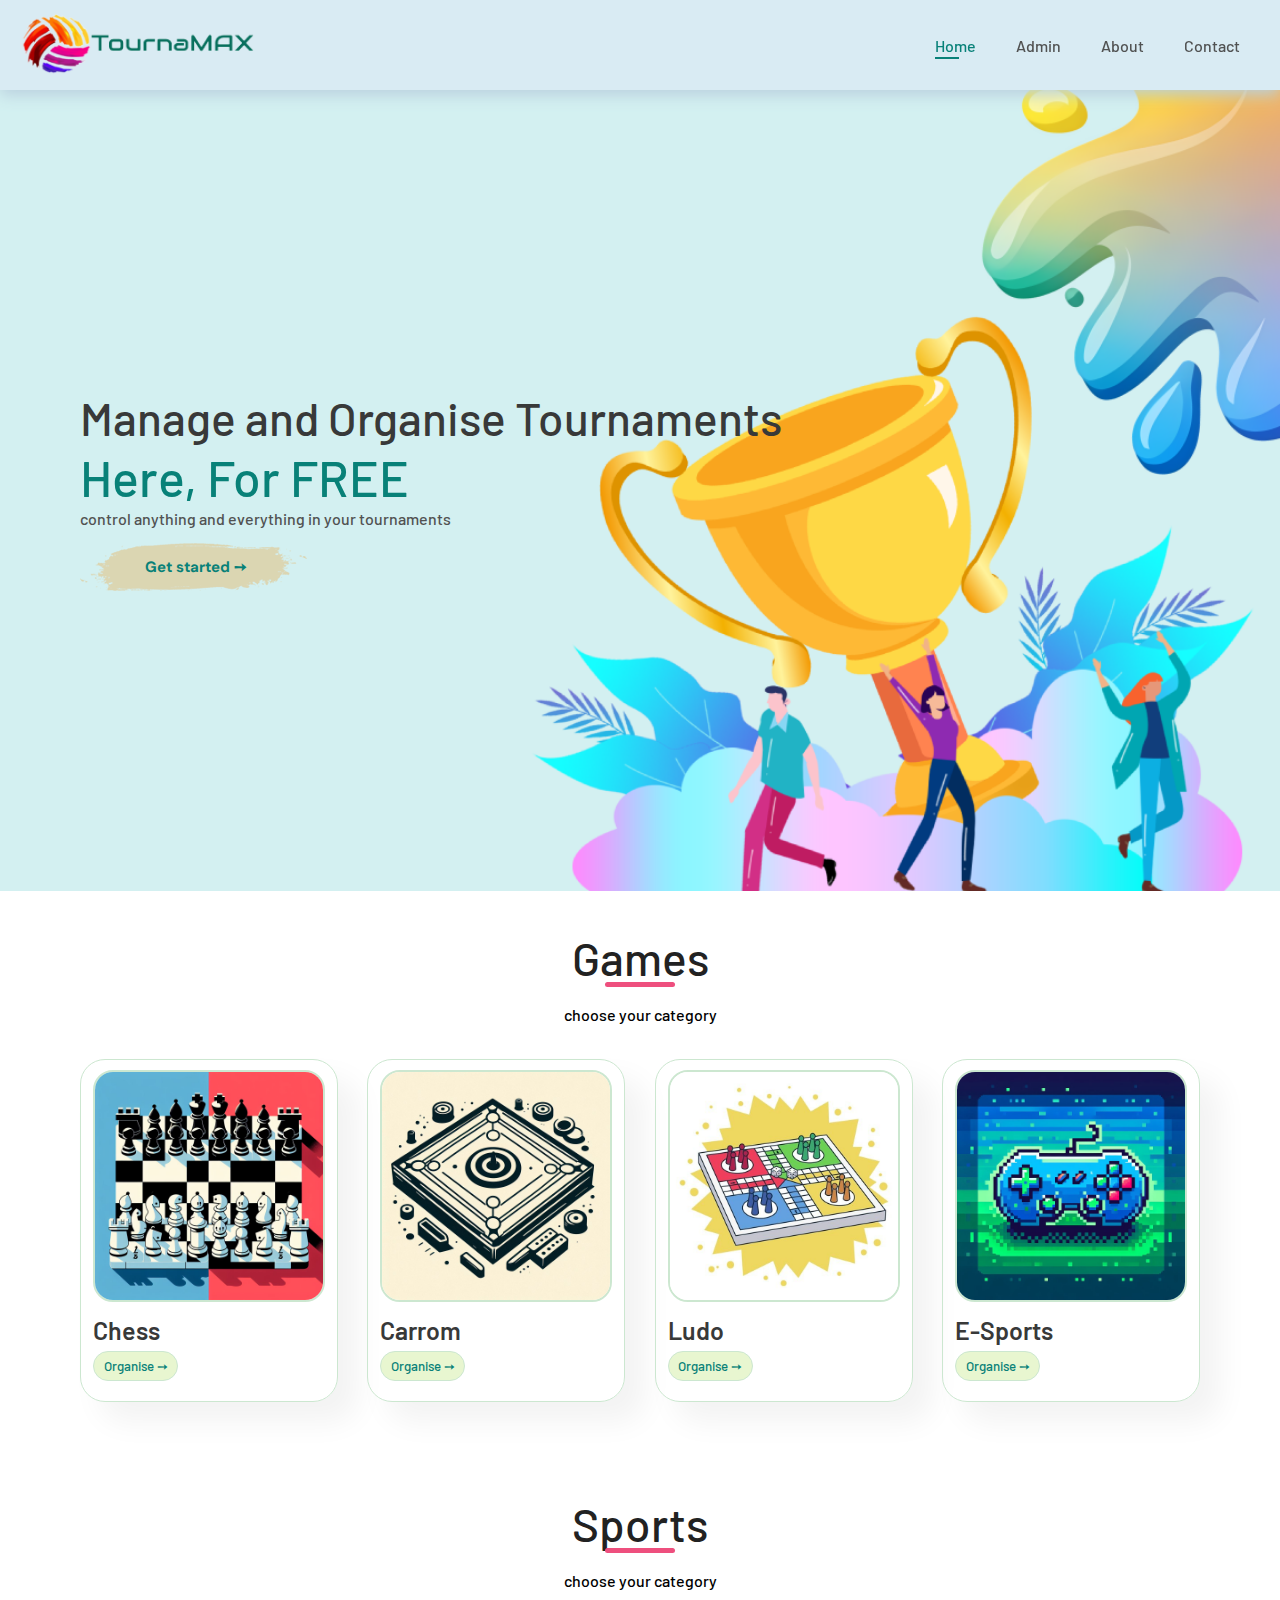
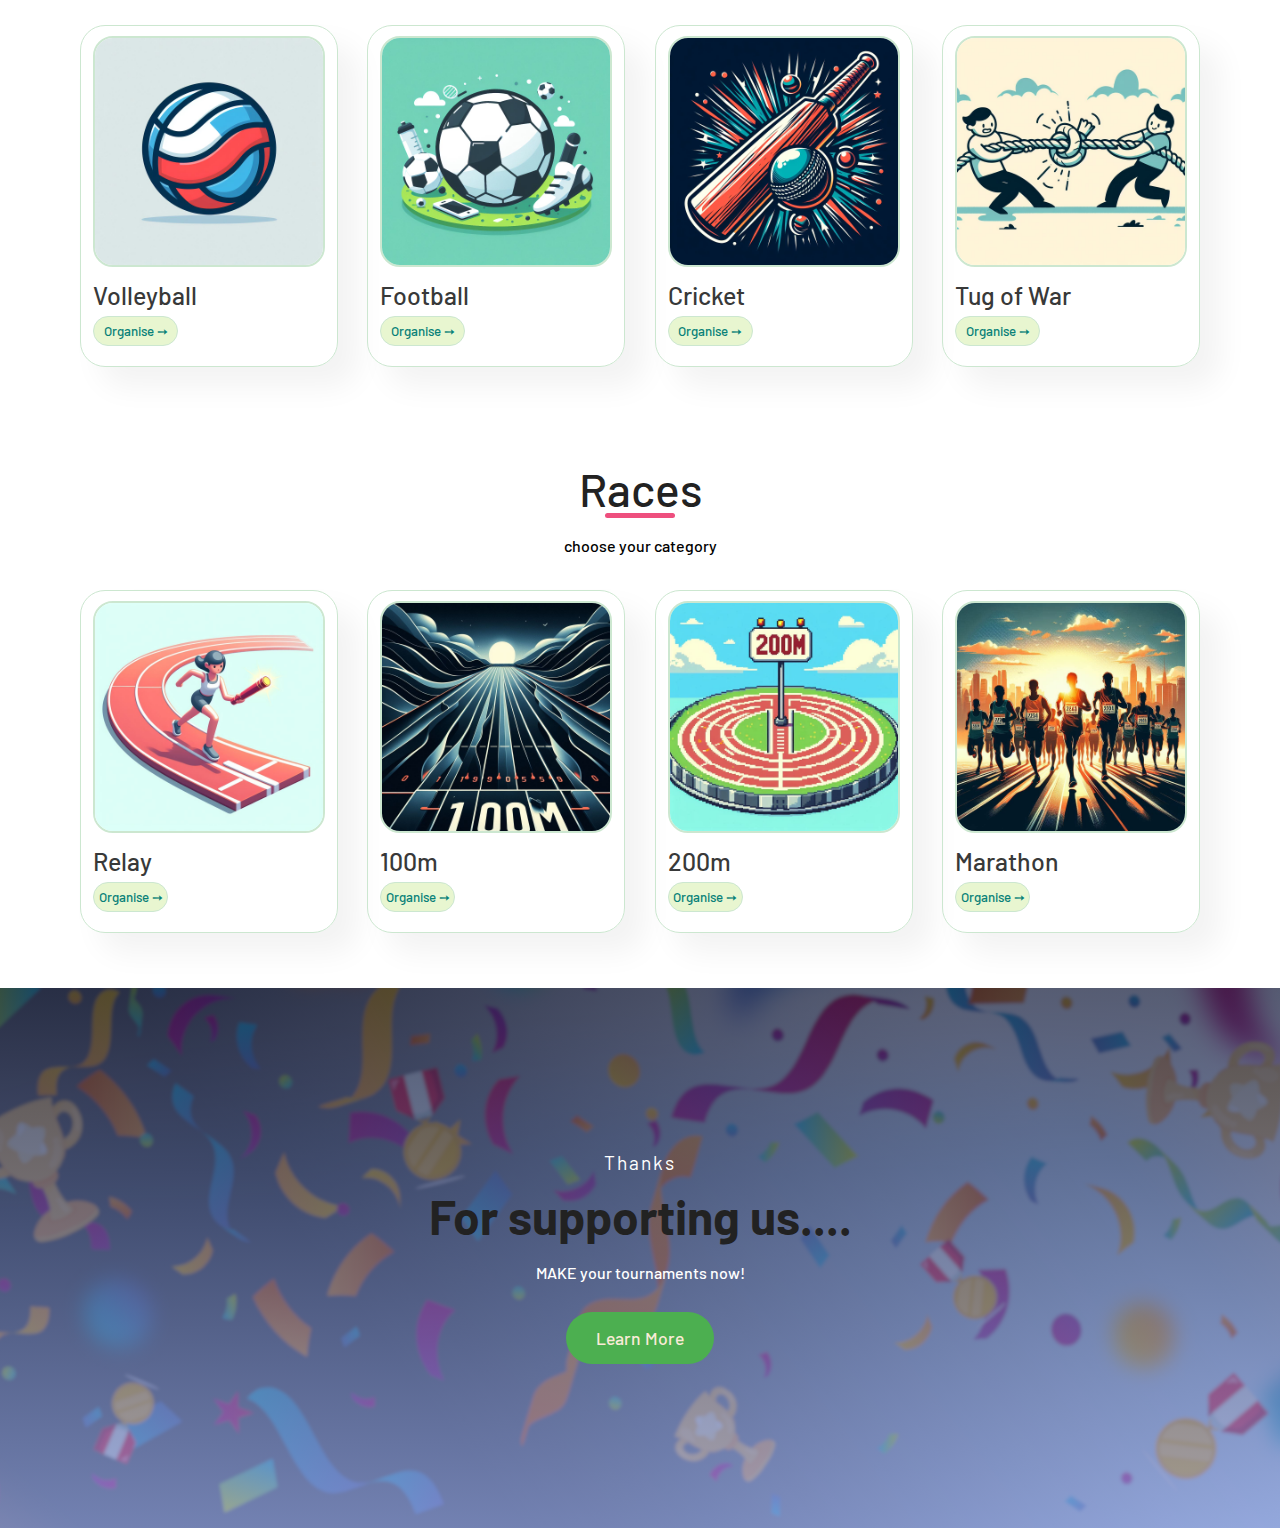
<file: index.html>
<!DOCTYPE html>
    <html lang="en">
    <head>
        <meta charset="UTF-8">
        <meta name="viewport" content="width=device-width, initial-scale=1.0">
        <title>TournaMAX</title>
        <link rel="stylesheet" href="style.css">
        <link rel="stylesheet" href="https://cdnjs.cloudflare.com/ajax/libs/font-awesome/4.7.0/css/font-awesome.min.css">
    </head>
    <body>
        <section id="header">
            <a href="#"><img src="logo1.png" class="logo" alt="logo"></a>
            <div>
                <ul id="navbar">
                    <li><a class="active" href="index.html">Home</a></li>
                    <li><a href="ad_login.html">Admin</a></li>
                    <li><a href="about.html">About</a></li>
                    <li><a href="contact.html">Contact</a></li>
                </ul>
            </div>
        </section>

        <section id="hero">
            <h2>Manage and Organise Tournaments</h2>
            <h1>Here, For FREE</h1>
            <p>control anything and everything in your tournaments</p>
            <button onclick="scrollToGames()">Get started &#10137;</button>
        </section>

        <script>
            function scrollToGames() {
                var gamesSection = document.getElementById('games');
                var headerHeight = document.getElementById('header').offsetHeight;
                var gamesHeadingHeight = document.getElementById('games-heading').offsetHeight-100;
                var scrollOffset = headerHeight + gamesHeadingHeight; // Adjust the offset as needed
                window.scroll({
                top: gamesSection.offsetTop - scrollOffset,
                behavior: 'smooth'
                });
            }
        </script>

        <section id="games" class="section-p1">
            <h2 id="games-heading">Games</h2>
            <p>choose your category</p>
            <div class="g-container">
                <div class="game">
                    <img src="chess.jpg">
                    <div class="des">
                        <h3>Chess</h3>
                        <button class="org"><a href="chess_entry.html" target="_blank">Organise &#10137;</a></button>
                    </div>
                </div>

                <div class="game">
                    <img src="carrom.jpg" alt="">
                    <div class="des">
                        <h3>Carrom</h3>
                        <button class="org"><a>Organise &#10137;</a></button>
                    </div>
                </div>

                <div class="game">
                    <img src="ludo.jpg" alt="">
                    <div class="des">
                        <h3>Ludo</h3>
                        <button class="org"><a>Organise &#10137;</a></button>
                    </div>
                </div>

                <div class="game">
                    <img src="e-sports.png" alt="">
                    <div class="des">
                        <h3>E-Sports</h3>
                        <button class="org"><a>Organise &#10137;</a></button>
                    </div>
                </div>
            </div>
        </section>

        <section id="sports" class="section-p1">
            <h2>Sports</h2>
            <p>choose your category</p>
            <div class="sp-container">
                <div class="sport">
                    <img src="volley.jpg" alt="">
                    <div class="des">
                        <h3>Volleyball</h3>
                        <button class="org"><a href="volley_entry.html" target="_blank">Organise &#10137;</a></button>
                    </div>
                </div>

                <div class="sport">
                    <img src="foot.jpg" alt="">
                    <div class="des">
                        <h3>Football</h3>
                        <button class="org"><a>Organise &#10137;</a></button>
                    </div>
                </div>

                <div class="sport">
                    <img src="crick.jpg" alt="">
                    <div class="des">
                        <h3>Cricket</h3>
                        <button class="org"><a>Organise &#10137;</a></button>
                    </div>
                </div>

                <div class="sport">
                    <img src="tugofwar.png" alt="">
                    <div class="des">
                        <h3>Tug of War</h3>
                        <button class="org"><a>Organise &#10137;</a></button>
                    </div>
                </div>
            </div>
        </section>

        <section id="races" class="section-p1">
            <h2>Races</h2>
            <p>choose your category</p>
            <div class="r-container">
                <div class="race">
                    <img src="relay.png" alt="">
                    <div class="des">
                        <h3>Relay</h3>
                        <button class="org"><a href="relay_entry.html" target="_blank">Organise &#10137;</a></button>
                    </div>
                </div>

                <div class="race">
                    <img src="hund.png" alt="">
                    <div class="des">
                        <h3>100m</h3>
                        <button class="org"><a>Organise &#10137;</a></button>
                    </div>
                </div>

                <div class="race">
                    <img src="two-hund.png" alt="">
                    <div class="des">
                        <h3>200m</h3>
                        <button class="org"><a>Organise &#10137;</a></button>
                    </div>
                </div>

                <div class="race">
                    <img src="marathon.png" alt="">
                    <div class="des">
                        <h3>Marathon</h3>
                        <button class="org"><a>Organise &#10137;</a></button>
                    </div>
                </div>
            </div>
        </section>

        <section id="banner">
            <div class="banner-content">
                <h4>Thanks</h4>
                <h2>For supporting us....</h2>
                <p>MAKE your tournaments now!</p>
                <button><a href="about.html">Learn More</a></button>
            </div>
        </section>
    </body>
    </html>
</file>
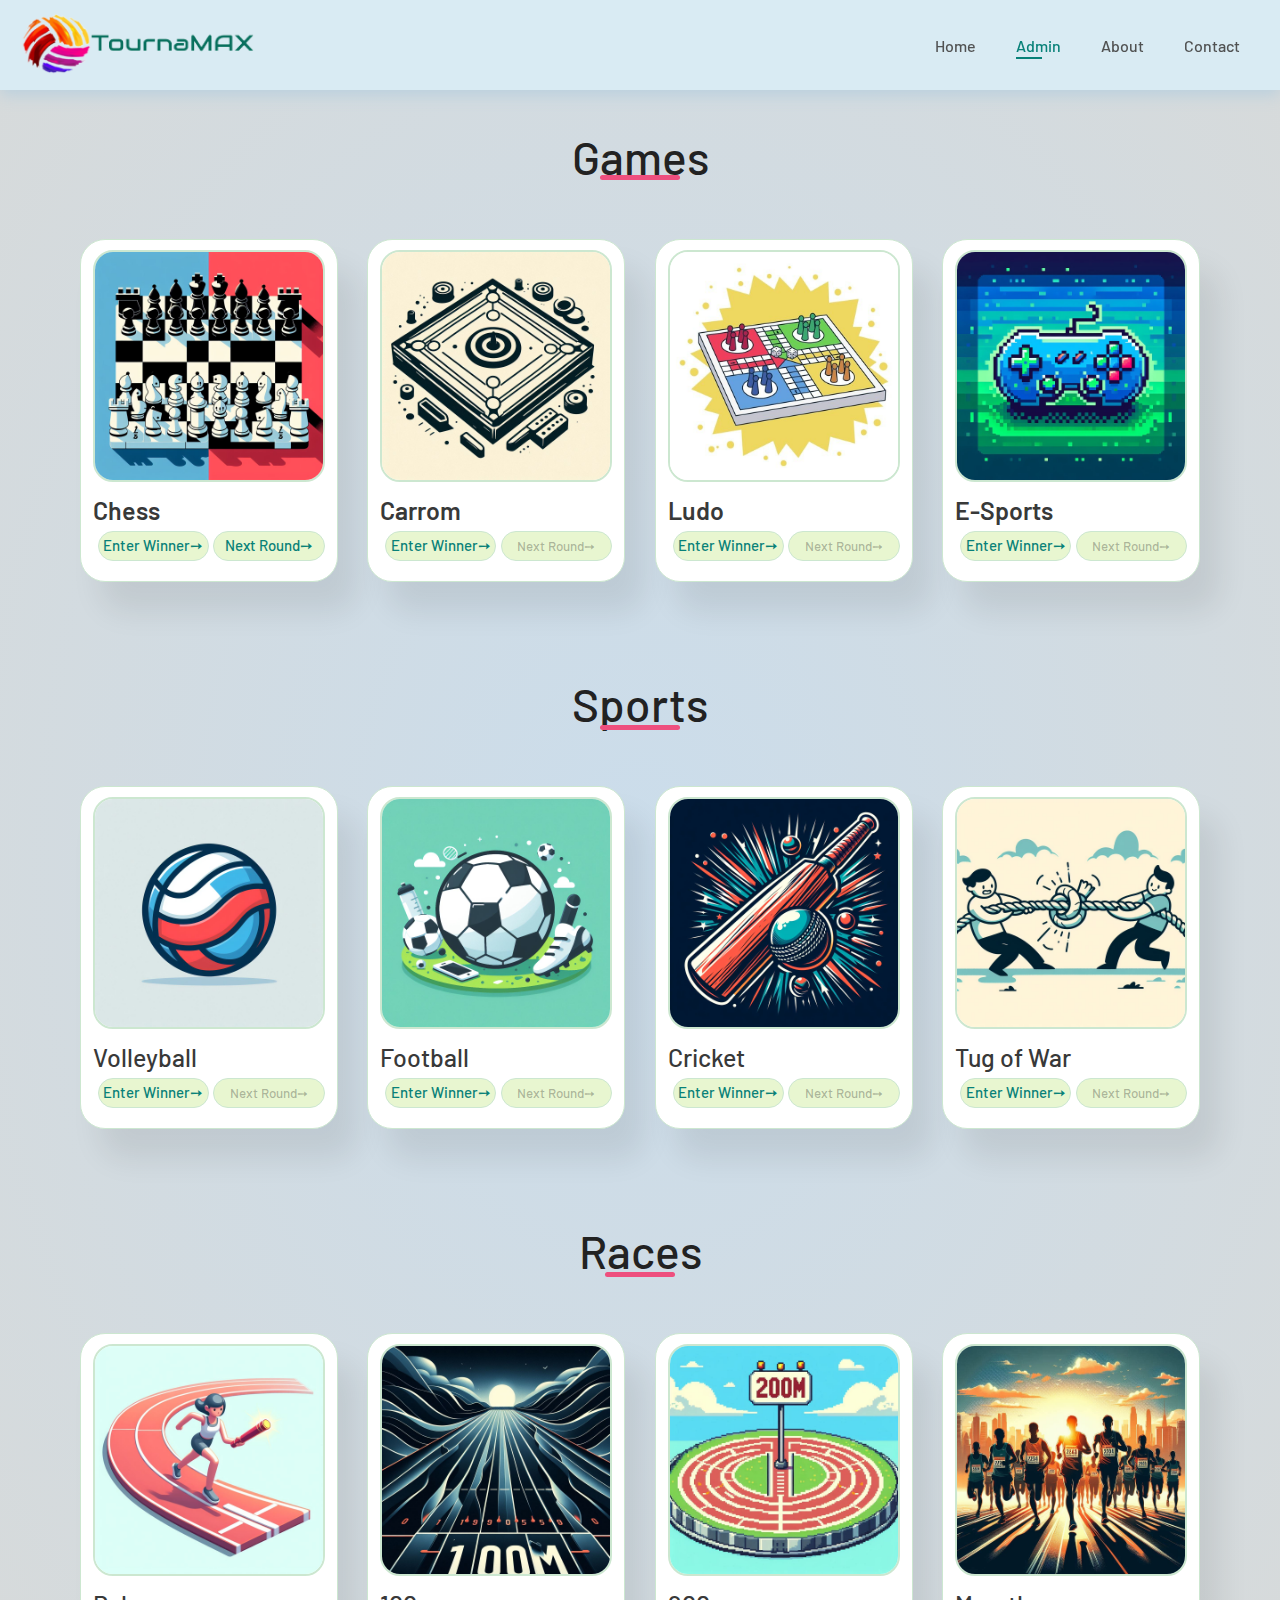
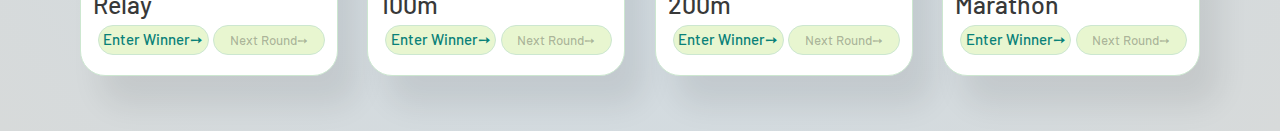
<file: ad_access.html>
<!DOCTYPE html>
<html>

<head>
    <title>Admin Access</title>
    <link rel="stylesheet" href="ad_access.css">
</head>
<body>
    <section id="header">
        <a href="#"><img src="logo1.png" class="logo" alt="logo"></a>
        <div>
            <ul id="navbar">
                <li><a  href="index.html">Home</a></li>
                <li><a class="active" href="ad_login.html">Admin</a></li>
                <li><a href="about.html">About</a></li>
                <li><a href="contact.html">Contact</a></li>
            </ul>
        </div>
    </section>

    <section id="games" class="section-p1">
        <h2 id="games-heading">Games</h2>
        <div class="g-container">
            <div class="game">
                <img src="chess.jpg">
                <div class="des">
                    <h3>Chess</h3>
                    <div class="buttons">
                        <button class="org-winner"  onclick="enterWinner()"><a href="chessw.html">Enter Winner&#10137;</a></button>
                        <button class="org"  disabled><a href="chessl.html">Next Round&#10137;</a></button>
                    </div>
                </div>
            </div>

            <div class="game">
                <img src="carrom.jpg" alt="">
                <div class="des">
                    <h3>Carrom</h3>
                    <div class="buttons">
                        <button class="org-winner" data-delete-loser-btn-id="carroml_btn" onclick="enterWinner()"><a href="#">Enter Winner&#10137;</a></button>
                        <button class="org" id="carroml_btn" disabled>Next Round&#10137;</button>
                    </div>
                </div>
            </div>

            <div class="game">
                <img src="ludo.jpg" alt="">
                <div class="des">
                    <h3>Ludo</h3>
                    <div class="buttons">
                        <button class="org-winner" data-delete-loser-btn-id="ludol_btn" onclick="enterWinner()"><a href="#">Enter Winner&#10137;</a></button>
                        <button class="org" id="ludol_btn" disabled>Next Round&#10137;</button>
                    </div>
                </div>
            </div>

            <div class="game">
                <img src="e-sports.png" alt="">
                <div class="des">
                    <h3>E-Sports</h3>
                    <div class="buttons">
                        <button class="org-winner" data-delete-loser-btn-id="el_btn" onclick="enterWinner()"><a href="#">Enter Winner&#10137;</a></button>
                        <button class="org" id="el_btn" disabled>Next Round&#10137;</button>
                    </div>
                </div>
            </div>
        </div>
    </section>

    <section id="sports" class="section-p1">
        <h2>Sports</h2>
        <div class="sp-container">
            <div class="sport">
                <img src="volley.jpg" alt="">
                <div class="des">
                    <h3>Volleyball</h3>
                    <div class="buttons">
                        <button class="org-winner" data-delete-loser-btn-id="volleyl_btn" onclick="enterWinner()"><a href="#">Enter Winner&#10137;</a></button>
                        <button class="org" id="volleyl_btn" disabled>Next Round&#10137;</button>
                    </div>
                </div>
            </div>

            <div class="sport">
                <img src="foot.jpg" alt="">
                <div class="des">
                    <h3>Football</h3>
                    <div class="buttons">
                        <button class="org-winner" data-delete-loser-btn-id="footl_btn" onclick="enterWinner()"><a href="#">Enter Winner&#10137;</a></button>
                        <button class="org" id="footl_btn" disabled>Next Round&#10137;</button>
                    </div>
                </div>
            </div>

            <div class="sport">
                <img src="crick.jpg" alt="">
                <div class="des">
                    <h3>Cricket</h3>
                    <div class="buttons">
                        <button class="org-winner" data-delete-loser-btn-id="crickl_btn" onclick="enterWinner()"><a href="#">Enter Winner&#10137;</a></button>
                        <button class="org" id="crickl_btn" disabled>Next Round&#10137;</button>
                    </div>
                </div>
            </div>

            <div class="sport">
                <img src="tugofwar.png" alt="">
                <div class="des">
                    <h3>Tug of War</h3>
                    <div class="buttons">
                        <button class="org-winner" data-delete-loser-btn-id="towl_btn" onclick="enterWinner()"><a href="#">Enter Winner&#10137;</a></button>
                        <button class="org" id="towl_btn" disabled>Next Round&#10137;</button>
                    </div>
                </div>
            </div>
        </div>
    </section>

    <section id="races" class="section-p1">
        <h2>Races</h2>
        <div class="r-container">
            <div class="race">
                <img src="relay.png" alt="">
                <div class="des">
                    <h3>Relay</h3>
                    <div class="buttons">
                        <button class="org-winner" data-delete-loser-btn-id="relayl_btn" onclick="enterWinner()"><a href="#">Enter Winner&#10137;</a></button>
                        <button class="org" id="relayl_btn" disabled>Next Round&#10137;</button>
                    </div>
                </div>
            </div>

            <div class="race">
                <img src="hund.png" alt="">
                <div class="des">
                    <h3>100m</h3>
                    <div class="buttons">
                        <button class="org-winner" data-delete-loser-btn-id="100l_btn" onclick="enterWinner()"><a href="#">Enter Winner&#10137;</a></button>
                        <button class="org" id="100l_btn" disabled>Next Round&#10137;</button>
                    </div>
                </div>
            </div>

            <div class="race">
                <img src="two-hund.png" alt="">
                <div class="des">
                    <h3>200m</h3>
                    <div class="buttons">
                        <button class="org-winner" data-delete-loser-btn-id="200l_btn" onclick="enterWinner()"><a href="#">Enter Winner&#10137;</a></button>
                        <button class="org" id="200l_btn" disabled>Next Round&#10137;</button>
                    </div>
                </div>
            </div>

            <div class="race">
                <img src="marathon.png" alt="">
                <div class="des">
                    <h3>Marathon</h3>
                    <div class="buttons">
                        <button class="org-winner" data-delete-loser-btn-id="marathonl_btn" onclick="enterWinner()"><a href="#">Enter Winner&#10137;</a></button>
                        <button class="org" id="marathonl_btn" disabled>Next Round&#10137;</button>
                    </div>
                </div>
            </div>
        </div>
    </section>
    <script>
        function enterWinner(button) {
            var deleteLoserBtnId = button.dataset.deleteLoserBtnId;
            enableDeleteLoserButton(deleteLoserBtnId);
        }

        function enableDeleteLoserButton(btnId) {
            var deleteLoserBtn = document.getElementById(btnId);
            deleteLoserBtn.disabled = false;
        }
    </script>

</body>

</html>
</file>
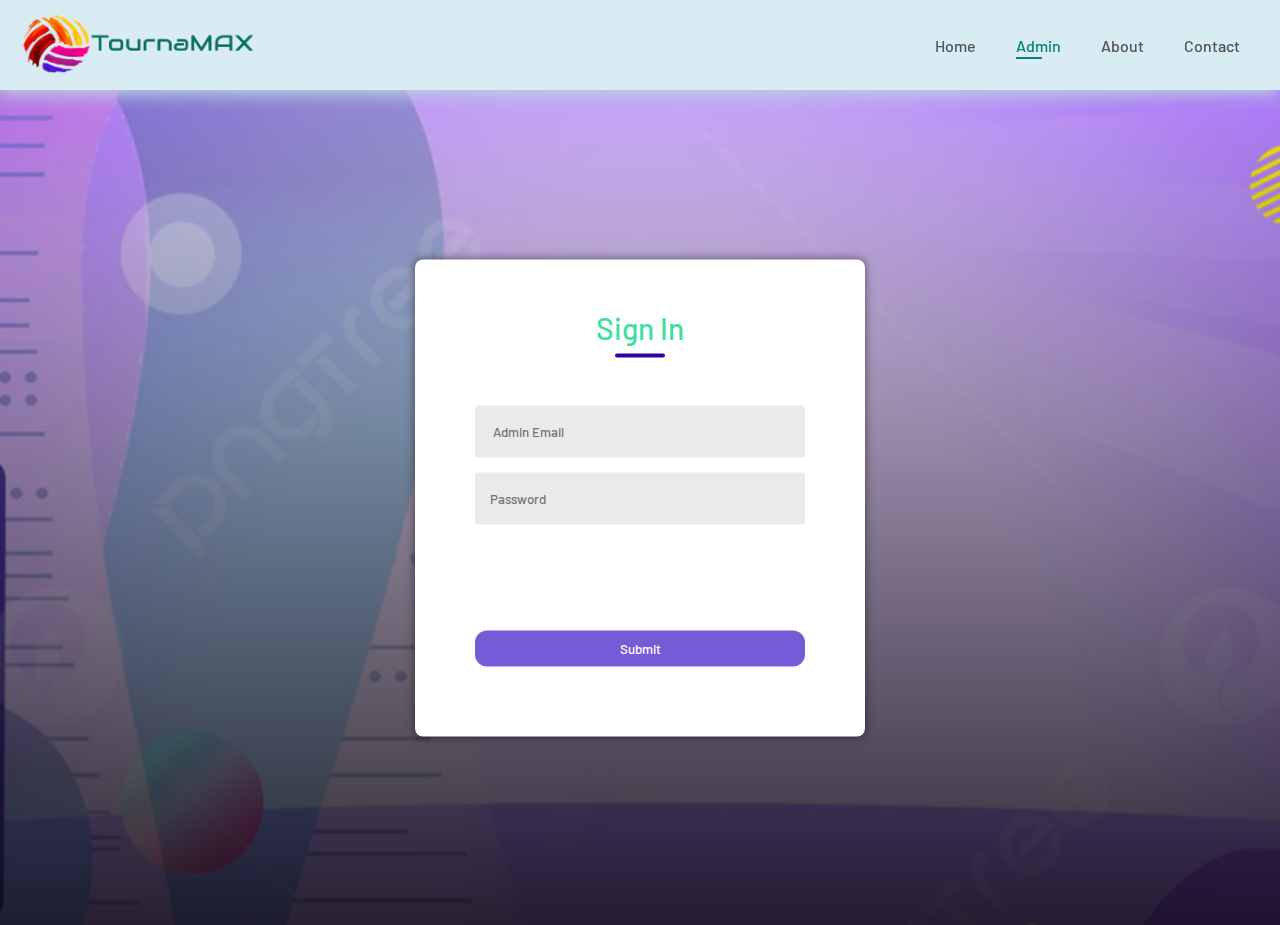
<file: ad_login.html>
<!DOCTYPE html>
<html>
<head>
    <meta name="viewport" content="width=device-width, initial-scale=1.0">
    <title>Ad_login</title>
    <link rel="stylesheet" href="ad_login.css">
</head>
<body>
    <section id="header">
        <a href="#"><img src="logo1.png" class="logo" alt="logo"></a>
        <div>
            <ul id="navbar">
                <li><a href="index.html">Home</a></li>
                <li><a class="active" href="ad_login.html">Admin</a></li>
                <li><a href="about.html">About</a></li>
                <li><a href="contact.html">Contact</a></li>
            </ul>
        </div>
    </section>
    <div class="container">
        <div class="form-box">
            <h1 id="title">Sign In</h1>
            <form action="http://localhost/TournaMAXfinal/admin.php" method="post">
            <div class="input-group">
                <!--<div class="input-field" id="nameField">
                    
                        <input type="text" placeholder="Name">
                </div>-->
                <div class="input-field">
                    
                        <input type="email" name="email" placeholder=" Admin Email" required>
                </div>
                <div class="input-field">
                    
                        <input type="password" name="pwd" placeholder="Password" required>
                </div>
            </div>
            <div class="btn-field">
                <!--<button type="button" id="signupbtn">Sign up</button>-->
                <input type="submit" id="signinbtn" class="disable" placeholder="Sign In">
            </div>
            </form>
        </div>
    </div>
</body>
</html>
</file>
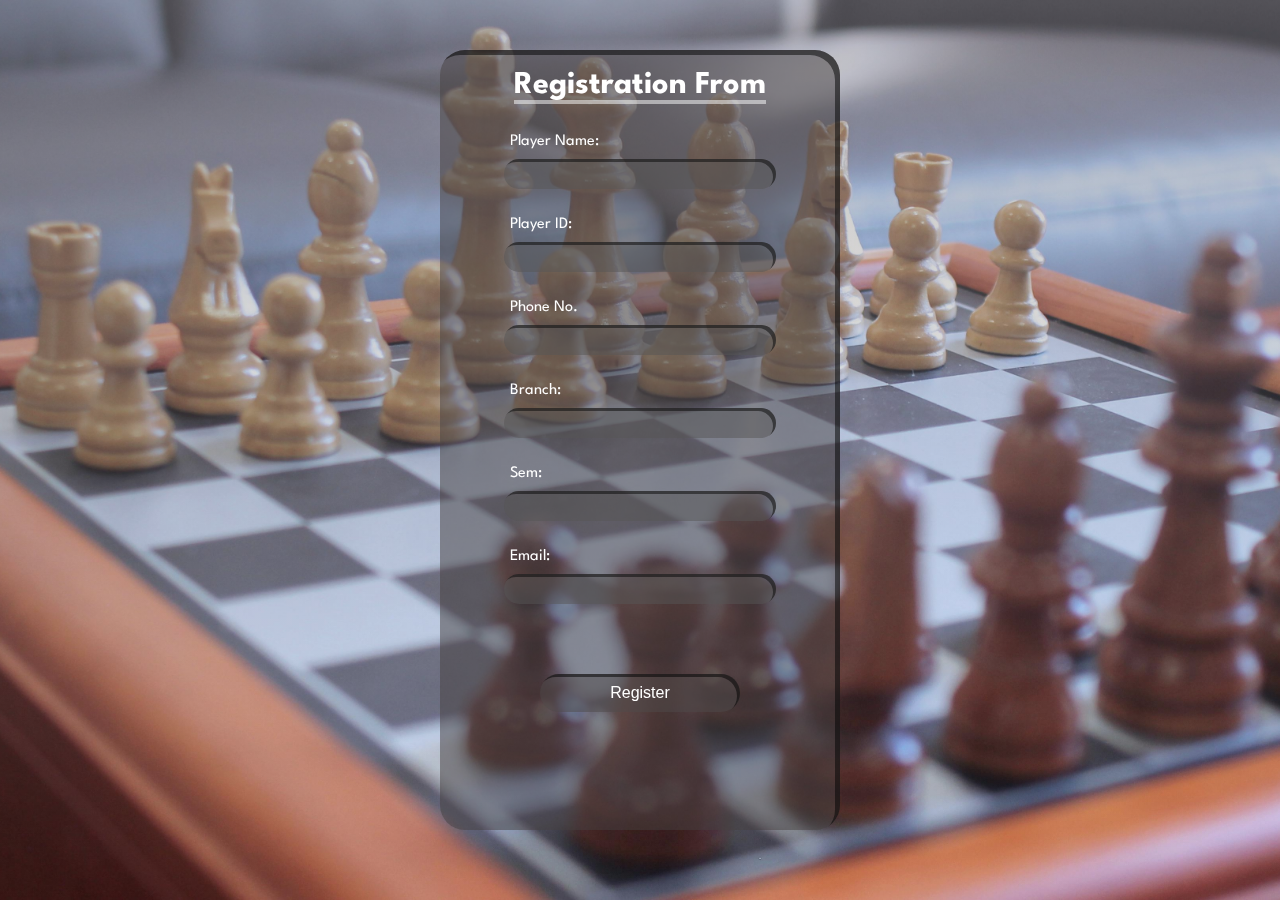
<file: chess.html>
<!DOCTYPE html>
<html>
<head>
    <link rel="stylesheet" type="text/css" href="chess.css">
    <title>Chess Registration</title>
</head>

<body>
    <script>
        function showPopup() {
            alert("Entry Submitted Successfully!");
            document.getElementById("registrationForm").reset(); // Clear form fields
        }
    </script>
    <form action="http://localhost/TournaMAXfinal/chess_submit.php" method="post" onsubmit="showPopup()">
        <h1>Registration From</h1>
        <label for="captainName">Player Name:</label><br>
        <input type="text" id="name" name="name" required><br>
        <label for="captainName">Player ID:</label><br>
        <input type="text" id="id" name="id"  required><br>
        <label for="captainName">Phone No.</label><br>
        <input type="tel" id="phone" name="phone"  required><br>
        <label for="captainName">Branch:</label><br>
        <input type="text" id="branch" name="branch" required><br>
        <label for="captainName">Sem:</label><br>
        <input type="text" id="sem" name="sem" required><br>
        <label for="captainName">Email:</label><br>
        <input type="email" id="email" name="email"  required><br>
        <input type="submit" class="submit" value="Register">
    </form>
</body>

</html>
</file>
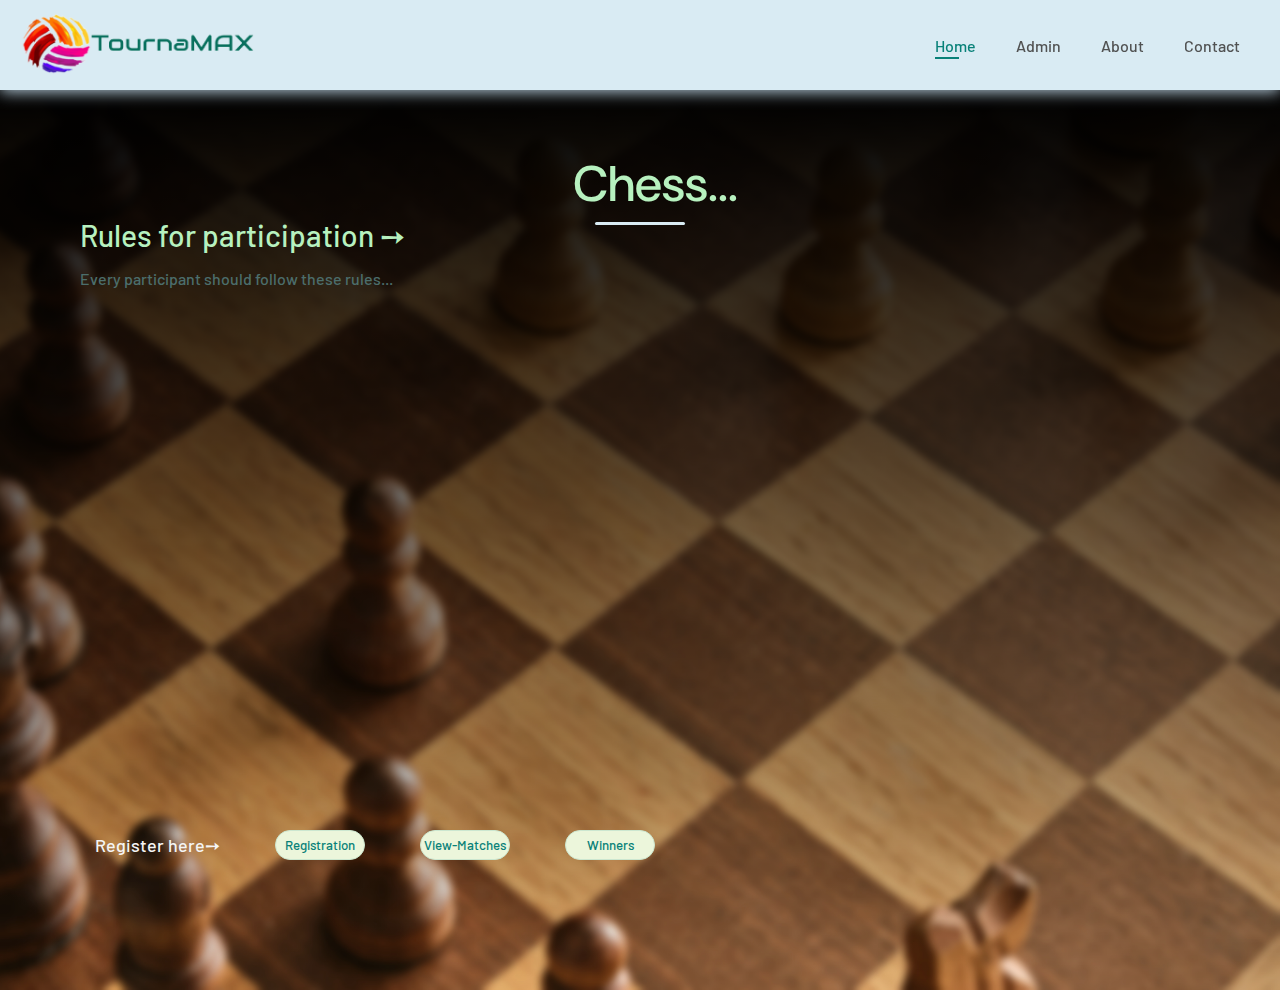
<file: chess_entry.html>
<!DOCTYPE html>
<html>
<head>
    <title>Chess_Entry</title>
    <link rel="stylesheet" href="chess_entry.css">
    <link rel="stylesheet" href="https://cdnjs.cloudflare.com/ajax/libs/font-awesome/4.7.0/css/font-awesome.min.css">
</head>

<body>
    <section id="header">
        <a href="#"><img src="logo1.png" class="logo" alt="logo"></a>
        <div>
            <ul id="navbar">
                <li><a class="active" href="index.html">Home</a></li>
                <li><a href="ad_login.html">Admin</a></li>
                <li><a href="about.html">About</a></li>
                <li><a href="contact.html">Contact</a></li>
            </ul>
        </div>
    </section>

    <section id="info">
        <div class="chess">
            <h1>Chess...</h1>
        </div>
        <h2>Rules for participation &#10137;</h2>
        <span>Every participant should follow these rules...</span>
        <ul class="rules slideshow">
            <li>Fair Play: Participants must adhere to fair play principles, refraining from using chess engines or receiving external assistance during games.</li>
            <li>Respectful Conduct: Participants are expected to treat others with respect and refrain from engaging in any form of harassment, discrimination, or abusive behavior.</li>
            <li>Account Security: Participants are responsible for maintaining the security of their accounts and must not share their login credentials with anyone else.</li>
            <li>Intellectual Property: Participants must respect intellectual property rights when sharing content on the website, refraining from posting copyrighted material without proper authorization.</li>
            <li>Reporting Violations: Participants are encouraged to promptly report any violations of the rules or instances of suspicious behavior to the website administrators.</li>
            <li>Privacy Policy: Participants should familiarize themselves with the website's privacy policy to understand how their personal information is collected, stored, and used.</li>
            <li>Moderation: The website reserves the right to moderate content, enforce the rules, and take appropriate action against participants who violate them, including warnings, suspensions, or bans.</li>
            <li>Venue Reporting: Every participent should report to their designated venue 15 minutes ealry of their given time</li>
            <li>Medical Emergency: In case of medical mergency, we have a dedicated medical team</li>
            <div id="reg">
                <h4>Register here&#10137;</h4>
                <button><a href="chess.html">Registration</a></button>
                <form action="http://localhost/TournaMAXfinal/unimail.php" method="post">
                    <input type="submit" value="View-Matches"></form>
                    <form action="http://localhost/TournaMAXfinal/chesswinner.php" method="post">
                    <input type="submit" value="Winners"></form>
            </div>
        </ul>
    </section>
    <script>
        document.addEventListener("DOMContentLoaded", function() {
        var rules = document.querySelectorAll('.slideshow li');
        var index = 0;

        function showRule() {
            if (index < rules.length) {
                rules[index].style.display = 'block';
                index++;
                setTimeout(showRule, 1000); // Change slide every 1 second
            }
        }

        showRule();
    });
    </script>  
</body>
</html>
</file>
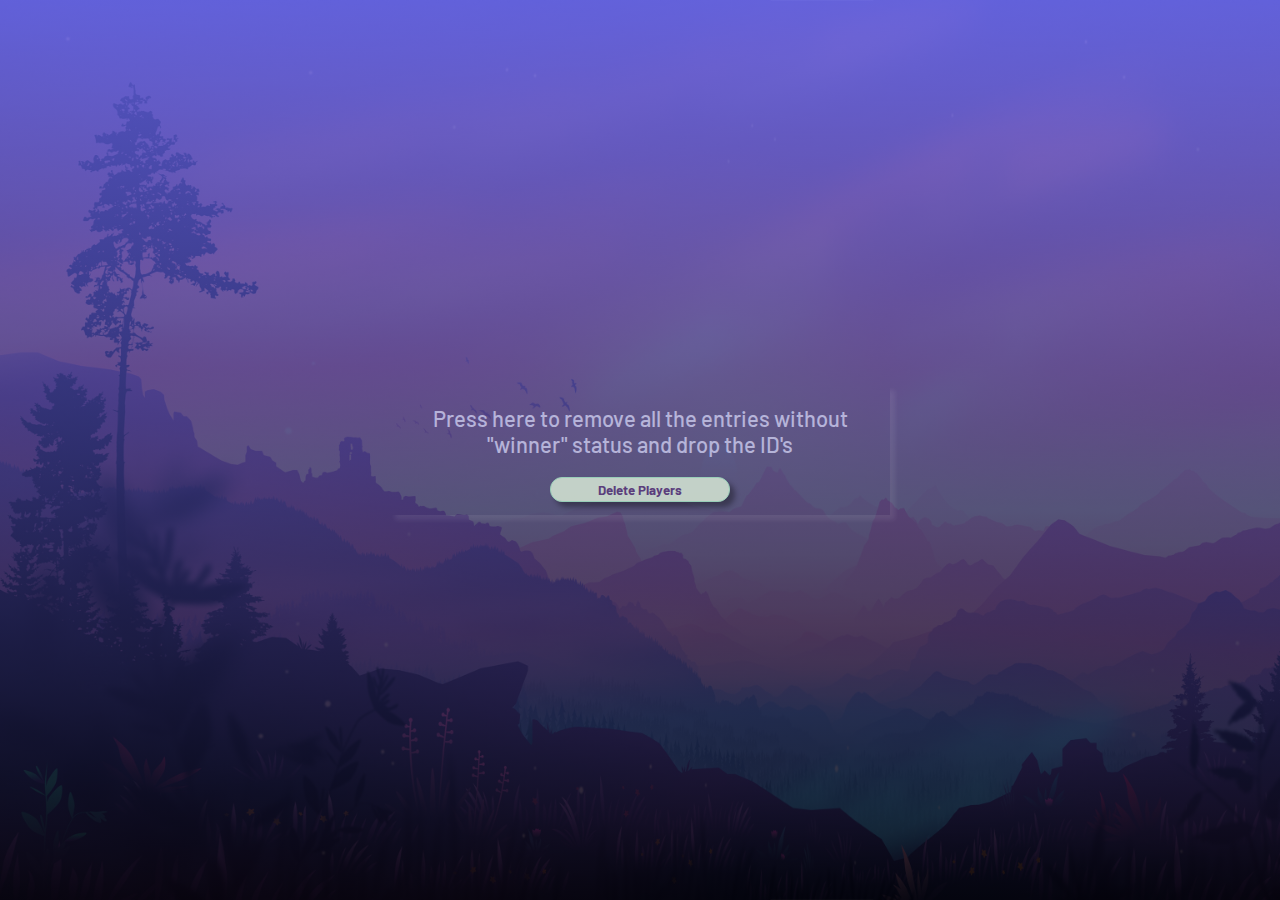
<file: chessl.html>
<!DOCTYPE html>
<html lang="en">
    <head>
        <meta charset="UTF-8" />
        <meta http-equiv="X-UA-Compatible" content="TE=edge" />
        <meta name="viewport" content="width=device-width, initial-scale=1.0" />
        <link rel="stylesheet" href="chessl.css">
        <title>Chess Loser</title>
    </head>
    <body>
        <div class="cont a">
            <div class="cont b">
                <h2>Press here to remove all the entries without "winner" status and drop the ID's</h2>
                <form action="http://localhost/TournaMAXfinal/chessl.php" method="post">
                    <input type="submit" name="delete" value="Delete Players">
                </form> 
            </div>
        </div>
    </body>
</html>
</file>
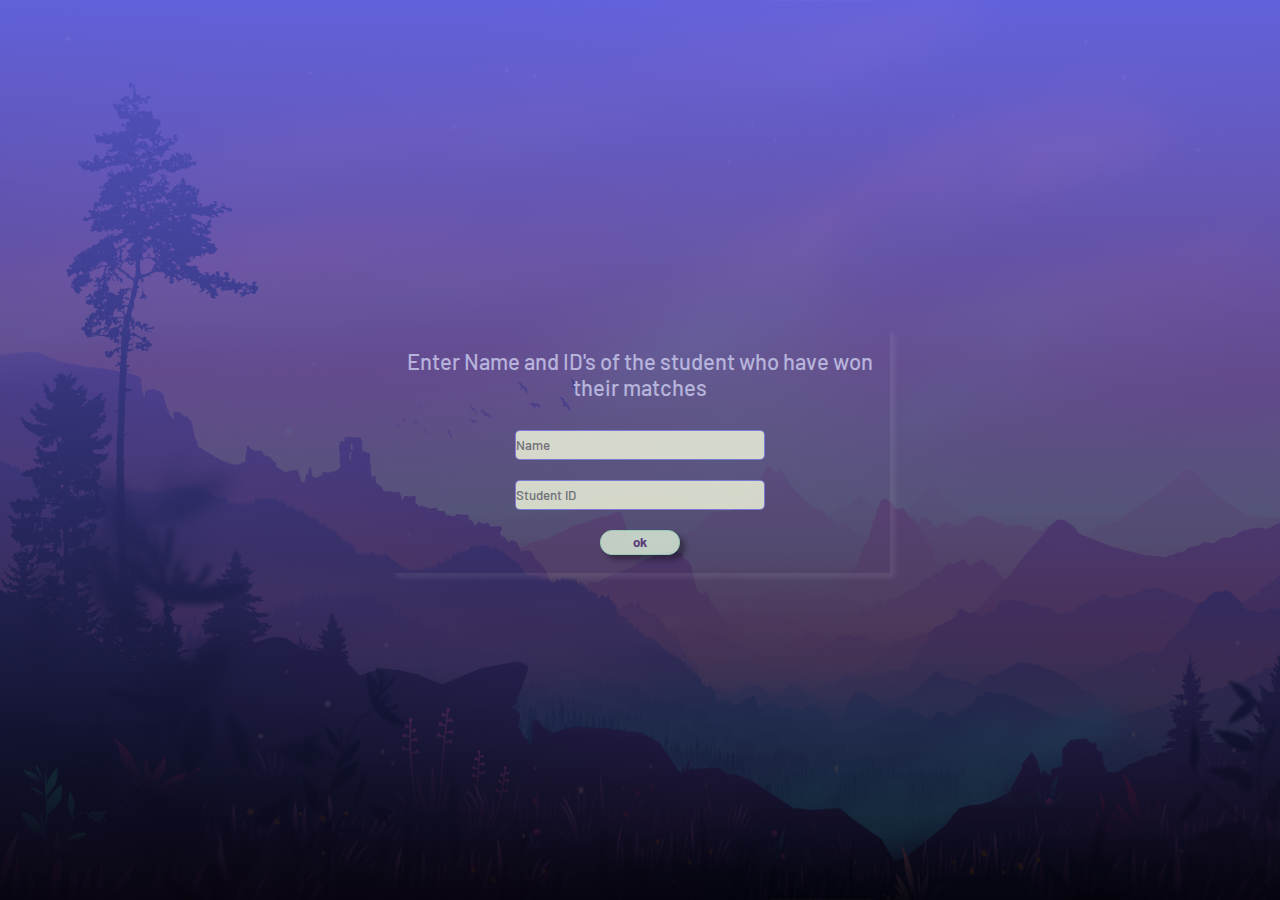
<file: chessw.html>
<!DOCTYPE html>
<html lang="en">
    <head>
        <meta charset="UTF-8" />
        <meta http-equiv="X-UA-Compatible" content="TE=edge" />
        <meta name="viewport" content="width=device-width, initial-scale=1.0" />
        <title>Chess Winner</title>
        <link rel="stylesheet" href="chessw.css">
    </head>
    <body>
        <div class="cont a">
            <div class="cont b">
                <h2>Enter Name and ID's of the student who have won their matches</h2>
                <form action="http://localhost/TournaMAXfinal/chessw.php" method="post">
                    <input type="text" id="captain_name" name="name" placeholder="Name" required><br>
                    <input type="text" id="student_name" name="sid" placeholder="Student ID" required><br>
                    <input type="submit" name="winner" value="ok"> 
                </form>
            </div>
        </div>
    </body>
</html>
</file>
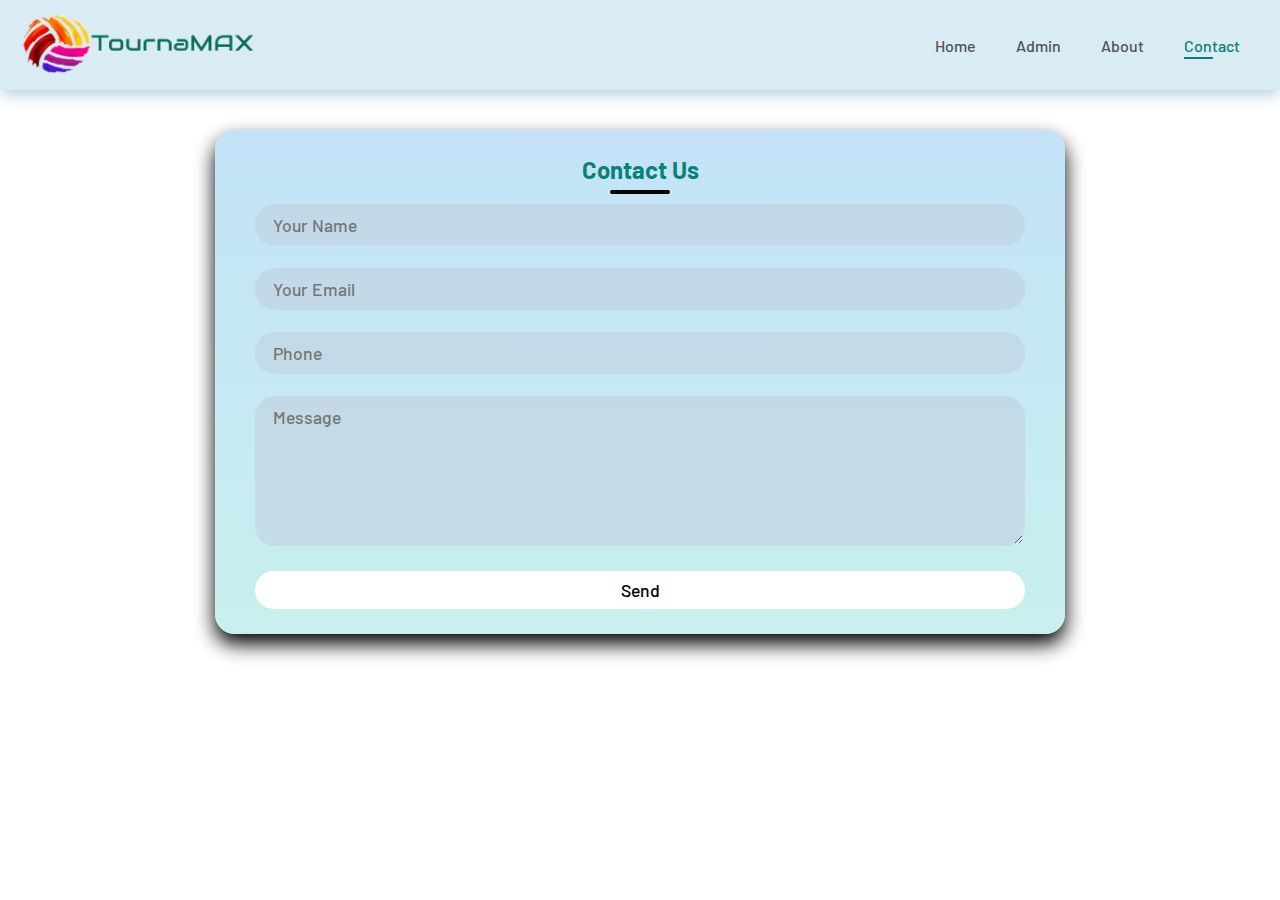
<file: contact.html>
<!DOCTYPE html>
<html lang="en">
<head>
<meta charset="UTF-8">
    <meta http-equiv="X-UA-Compatible" content="IE=edge">
    <meta name="viewport" content="width=device-width, initial-scale=1.0">
    <title>Contact | TournaMAX</title>
<link rel="stylesheet" href="contact.css">
</head>
<body>
    <section id="header">
        <a href="#"><img src="logo1.png" class="logo" alt="logo"></a>
        <div>
            <ul id="navbar">
                <li><a  href="index.html">Home</a></li>
                <li><a href="ad_login.html">Admin</a></li>
                <li><a href="about.html">About</a></li>
                <li><a class="active" href="contact.html">Contact</a></li>
            </ul>
        </div>
    </section>
    <div class="container">
		<div class="contact-box">
			<div class="right">
				<h2>Contact Us</h2>
                <form action="contact_db.php" method="POST">
				<input type="text" class="field" id="name" name="name" placeholder="Your Name" onkeyup="checkFilled()" required>
				<input type="text" class="field" id="email" name="email" placeholder="Your Email" onkeyup="checkFilled()" required>
				<input type="text" class="field" id="phone" name="mobile" placeholder="Phone" onkeyup="checkFilled()" required>
				<textarea placeholder="Message" id="message" name="message" class="field" onkeyup="checkFilled()" required></textarea>
				<button class="btn">Send</button></form>
			</div>
		</div>
	</div>
    <script>
                    function checkFilled() {
                        var interests = document.getElementsByClassName("field");
                        for (var i = 0; i < interests.length; i++) {
                            if (interests[i].value == '') {
                                interests[i].style.backgroundColor = 'rgb(27 26 26 / 60%)';
                            } else {
                                interests[i].style.backgroundColor = 'white';
                                interests[i].style.color = 'black';
                                interests[i].style.fontWeight = 'bold';
                            }
                        }
                    }
     </script>
</body>
</html>
</file>
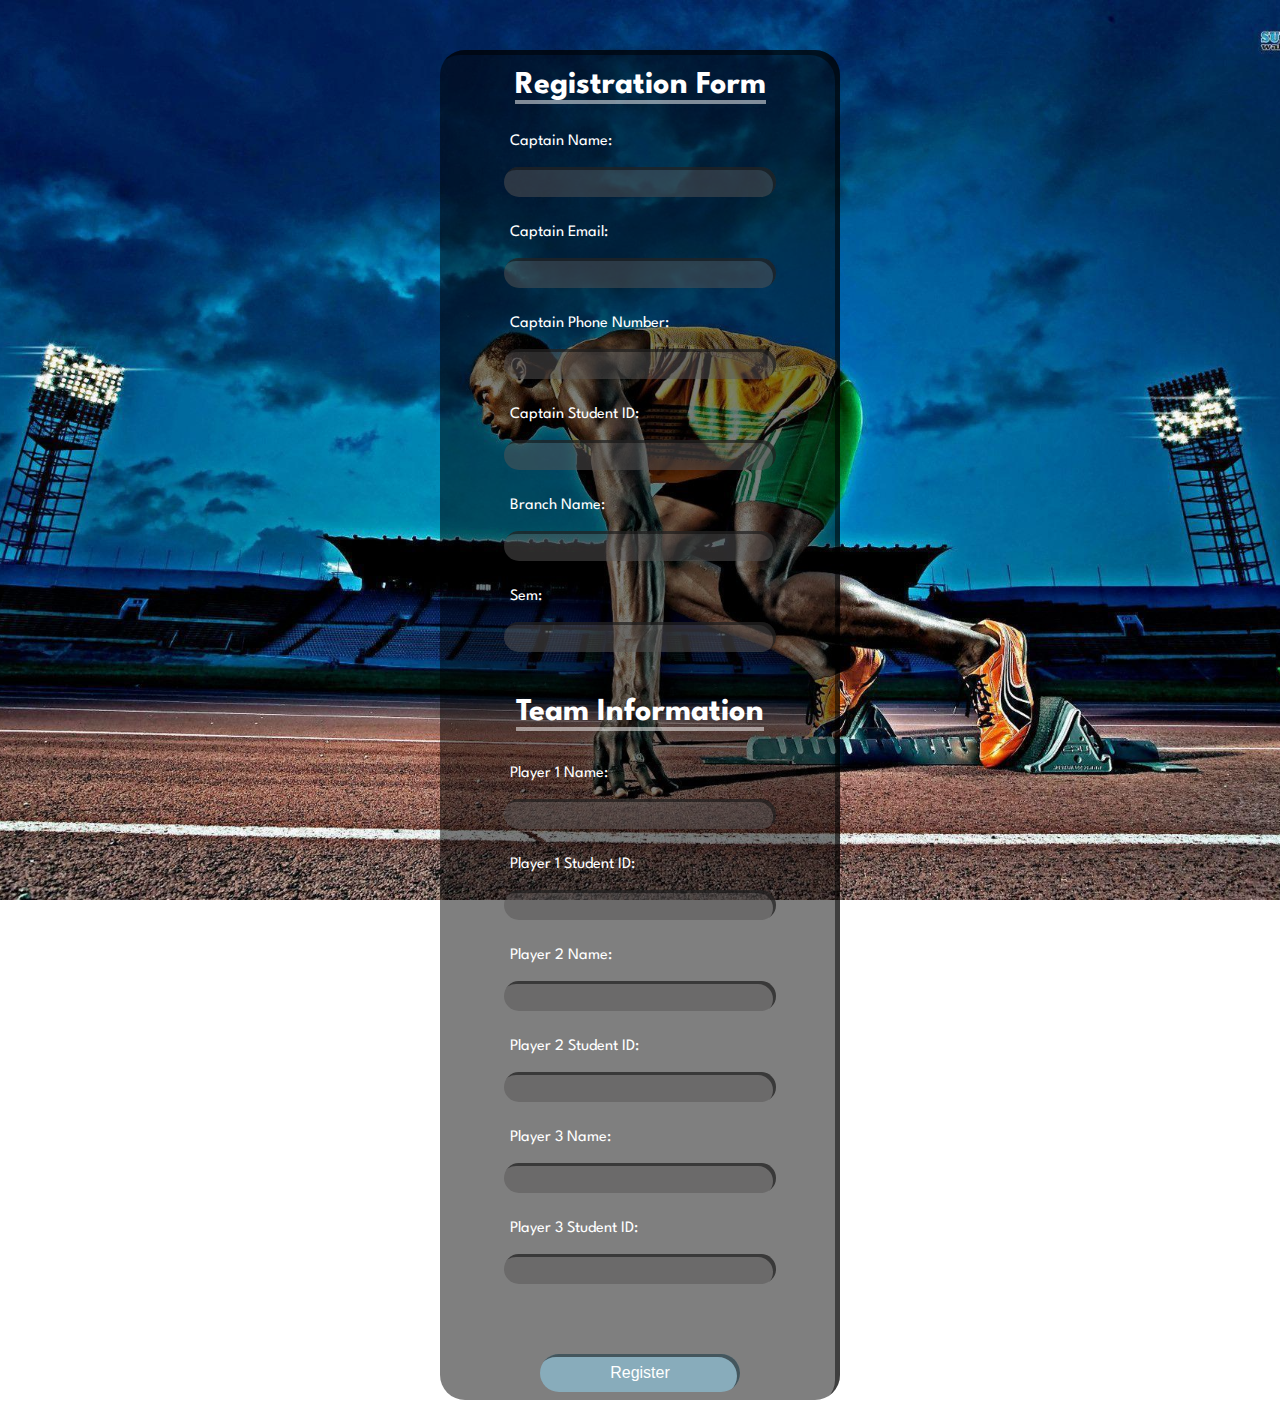
<file: relay.html>
<!DOCTYPE html>
<html>

<head>
    <link rel="stylesheet" type="text/css" href="relay.css">
    <title>Relay Registration</title>
</head>
<body>
    <script>
        function showPopup() {
            alert("Entry Submitted Successfully!");
            document.getElementById("registrationForm").reset(); // Clear form fields
        }
    </script>
    <form action="http://localhost/TournaMAXfinal/relay_submit.php" method="post" onsubmit="showPopup()">
        <h1>Registration Form</h1>
        <label for="captainName">Captain Name:</label><br>
        <input type="text" id="captainName" name="captainName"><br>
        <label for="captainEmail">Captain Email:</label><br>
        <input type="email" id="captainEmail" name="captainEmail"><br>
        <label for="captainPhone">Captain Phone Number:</label><br>
        <input type="tel" id="captainPhone" name="captainPhone"><br>
        <label for="Captainid">Captain Student ID:</label><br>
        <input type="text" id="captainID" name="captainID"><br>
        <label for="branch">Branch Name:</label><br>
        <input type="text" id="branch" name="branch" required><br>
        <label for="sem">Sem:</label><br>
        <input type="number" id="sem" name="sem" min="1" max="8" required><br>
        <h2>Team Information</h2>
        <label for="playerName1">Player 1 Name:</label><br>
        <input type="text" id="playerName1" name="playerName1"><br>
        <label for="studentID1">Player 1 Student ID:</label><br>
        <input type="text" id="studentID1" name="studentID1"><br>
        <label for="playerName2">Player 2 Name:</label><br>
        <input type="text" id="playerName2" name="playerName2"><br>
        <label for="studentID2">Player 2 Student ID:</label><br>
        <input type="text" id="studentID2" name="studentID2"><br>
        <label for="playerName3">Player 3 Name:</label><br>
        <input type="text" id="playerName3" name="playerName3"><br>
        <label for="studentID3">Player 3 Student ID:</label><br>
        <input type="text" id="studentID3" name="studentID3"><br>
        <input type="submit" class="submit" value="Register">
    </form>
</body>
</html>
</file>
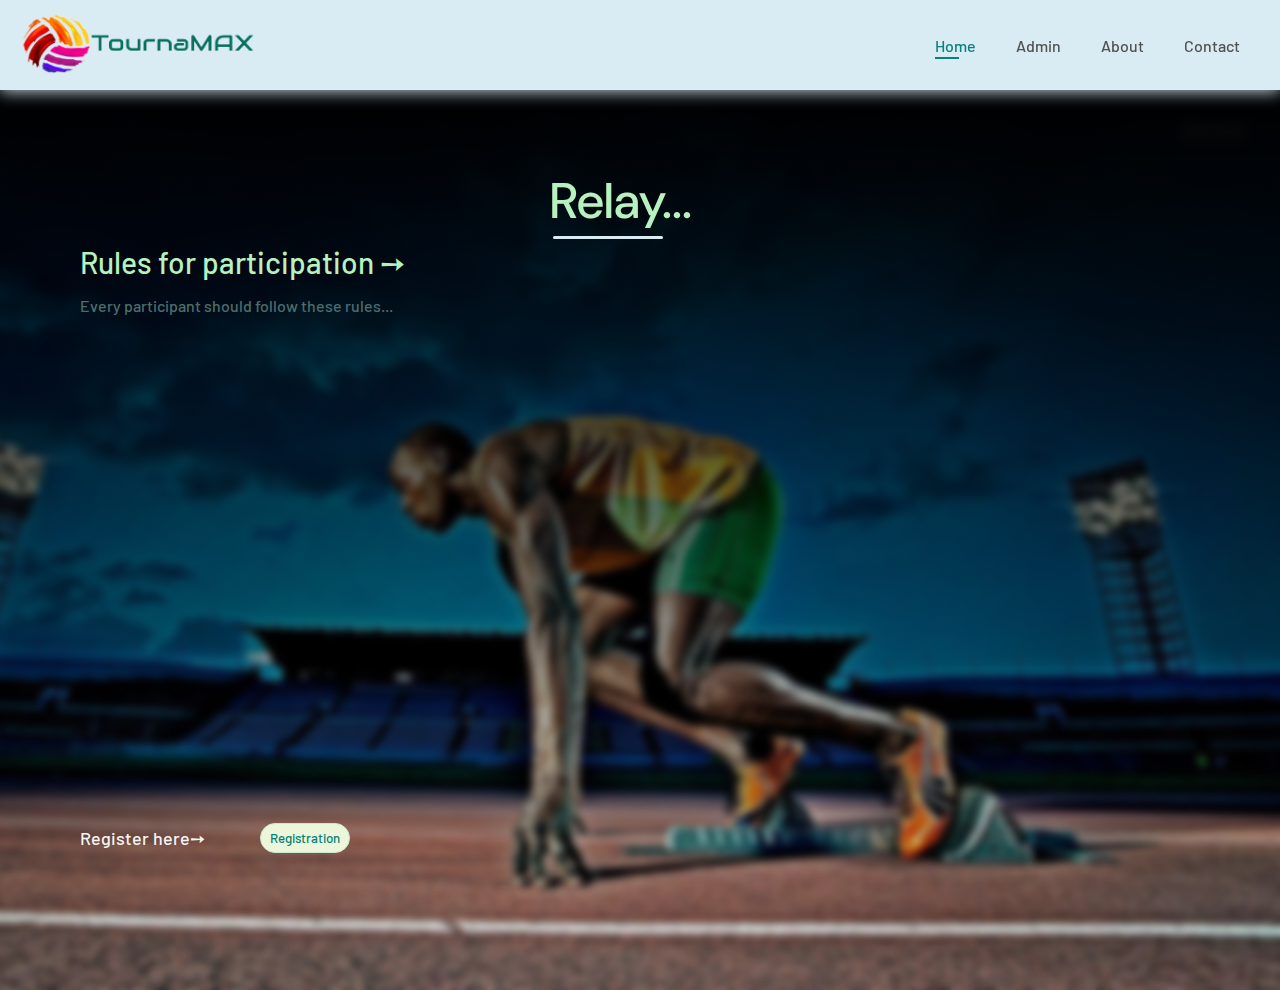
<file: relay_entry.html>
<!DOCTYPE html>
<html>
<head>
    <title>Relay_Entry</title>
    <link rel="stylesheet" href="relay_entry.css">
    <link rel="stylesheet" href="https://cdnjs.cloudflare.com/ajax/libs/font-awesome/4.7.0/css/font-awesome.min.css">
</head>

<body>
    <section id="header">
        <a href="#"><img src="logo1.png" class="logo" alt="logo"></a>
        <div>
            <ul id="navbar">
                <li><a class="active" href="index.html">Home</a></li>
                <li><a href="ad_login.html">Admin</a></li>
                <li><a href="about.html">About</a></li>
                <li><a href="contact.html">Contact</a></li>
            </ul>
        </div>
    </section>  
    <section id="info">
        <div class="chess">
            <h1>Relay...</h1>
        </div>
        <h2>Rules for participation &#10137;</h2>
        <span>Every participant should follow these rules...</span>
        <ul class="rules slideshow">
            <li>Team Composition: Teams usually consist of six players on the court at a time, although this can vary depending on the tournament's rules and format.</li>
            <li>Scoring: Matches are typically played in a best-of-three or best-of-five sets format. Sets are usually played to 25 points, with a two-point advantage required to win the set.</li>
            <li>Rotations: Players must rotate positions on the court clockwise after their team wins a rally and earns the right to serve.</li>
            <li>Substitutions: Substitutions are allowed but typically must occur only when the ball is not in play, and the referee has been notified.</li>
            <li>Equipment: Participants must wear appropriate attire, including jerseys or uniforms, shorts, and athletic shoes. Jewelry or any item deemed dangerous or distracting may be prohibited.</li>
            <li>Privacy Policy: Participants should familiarize themselves with the website's privacy policy to understand how their personal information is collected, stored, and used.</li>
            <li>Fair Play: Fair play is essential. Participants should strive to compete within the spirit of the game, respecting both the rules and the integrity of the competition.</li>
            <li>Venue Reporting: Every participent should report to their designated venue 15 minutes ealry of their given time</li>
            <li>Medical Emergency: In case of medical mergency, we have a dedicated medical team</li>
        </ul>
        <div id="reg">
            <h4>Register here&#10137;</h4>
            <button><a href="relay.html">Registration</a></button>
        </div>
    </section>

    <script>
        document.addEventListener("DOMContentLoaded", function() {
        var rules = document.querySelectorAll('.slideshow li');
        var index = 0;

        function showRule() {
            if (index < rules.length) {
                rules[index].style.display = 'block';
                index++;
                setTimeout(showRule, 1000); // Change slide every 1 second
            }
        }

        showRule();
    });
    </script>  
</body>
</html>
</file>
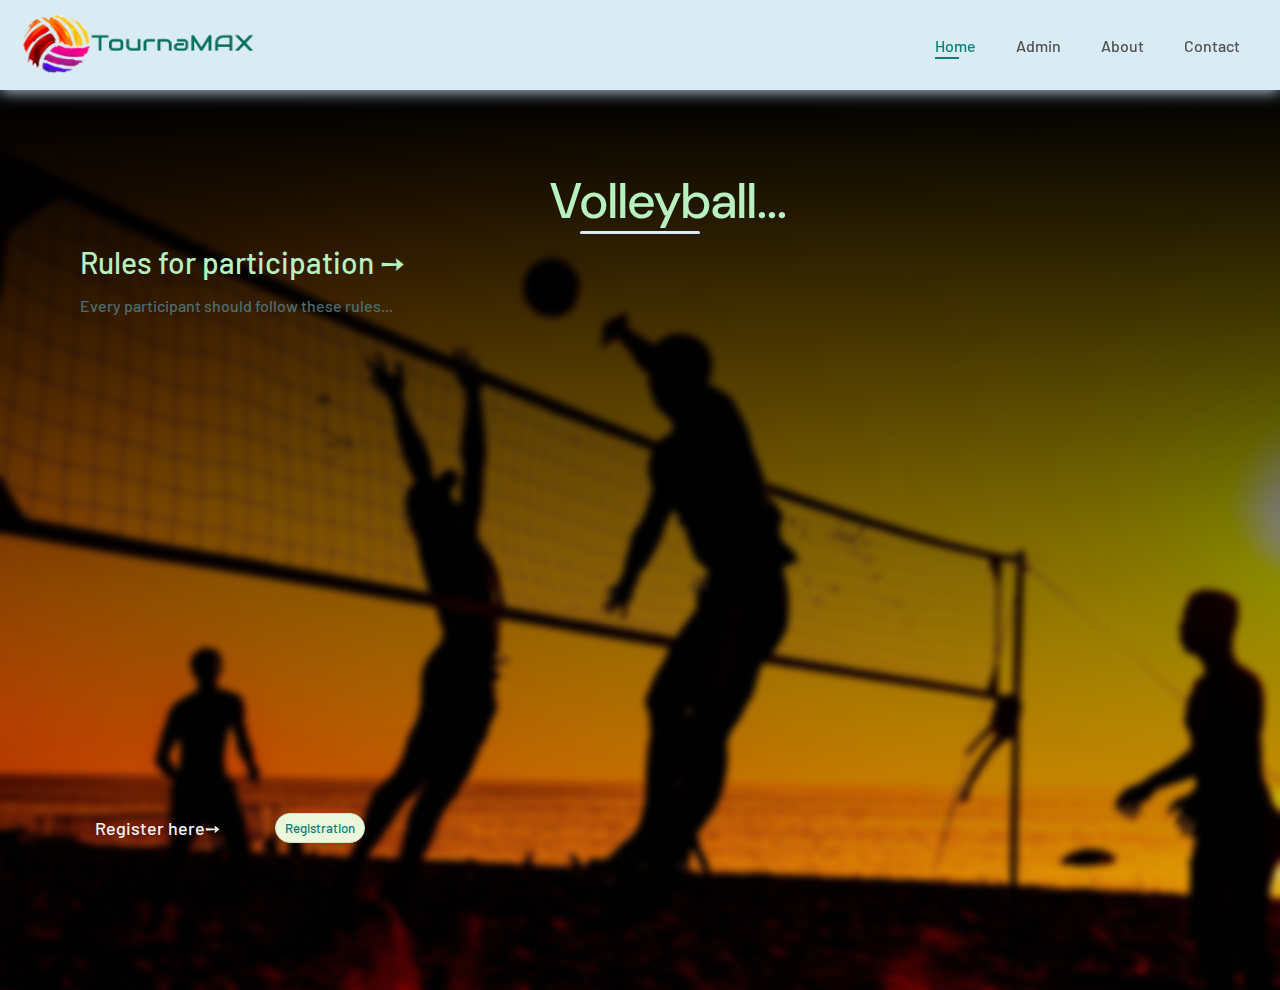
<file: volley_entry.html>
<!DOCTYPE html>
<html>
<head>
    <title>Volley_Entry</title>
    <link rel="stylesheet" href="volley_entry.css">
    <link rel="stylesheet" href="https://cdnjs.cloudflare.com/ajax/libs/font-awesome/4.7.0/css/font-awesome.min.css">
</head>

<body>
    <section id="header">
        <a href="#"><img src="logo1.png" class="logo" alt="logo"></a>
        <div>
            <ul id="navbar">
                <li><a class="active" href="index.html">Home</a></li>
                <li><a href="ad_login.html">Admin</a></li>
                <li><a href="about.html">About</a></li>
                <li><a href="contact.html">Contact</a></li>
            </ul>
        </div>
    </section>  
    <section id="info">
        <div class="chess">
            <h1>Volleyball...</h1>
        </div>
        <h2>Rules for participation &#10137;</h2>
        <span>Every participant should follow these rules...</span>
        <ul class="rules slideshow">
            <li>Team Composition: Teams usually consist of six players on the court at a time, although this can vary depending on the tournament's rules and format.</li>
            <li>Scoring: Matches are typically played in a best-of-three or best-of-five sets format. Sets are usually played to 25 points, with a two-point advantage required to win the set.</li>
            <li>Rotations: Players must rotate positions on the court clockwise after their team wins a rally and earns the right to serve.</li>
            <li>Substitutions: Substitutions are allowed but typically must occur only when the ball is not in play, and the referee has been notified.</li>
            <li>Equipment: Participants must wear appropriate attire, including jerseys or uniforms, shorts, and athletic shoes. Jewelry or any item deemed dangerous or distracting may be prohibited.</li>
            <li>Privacy Policy: Participants should familiarize themselves with the website's privacy policy to understand how their personal information is collected, stored, and used.</li>
            <li>Fair Play: Fair play is essential. Participants should strive to compete within the spirit of the game, respecting both the rules and the integrity of the competition.</li>
            <li>Venue Reporting: Every participent should report to their designated venue 15 minutes ealry of their given time</li>
            <li>Medical Emergency: In case of medical mergency, we have a dedicated medical team</li>
            <div id="reg">
                <h4>Register here&#10137;</h4>
                <button><a href="volleyball.html">Registration</a></button>
            </div>
        </ul>
    </section>
    <script>
        document.addEventListener("DOMContentLoaded", function() {
        var rules = document.querySelectorAll('.slideshow li');
        var index = 0;

        function showRule() {
            if (index < rules.length) {
                rules[index].style.display = 'block';
                index++;
                setTimeout(showRule, 1000); // Change slide every 1 second
            }
        }

        showRule();
    });
    </script>  
</body>
</html>
</file>
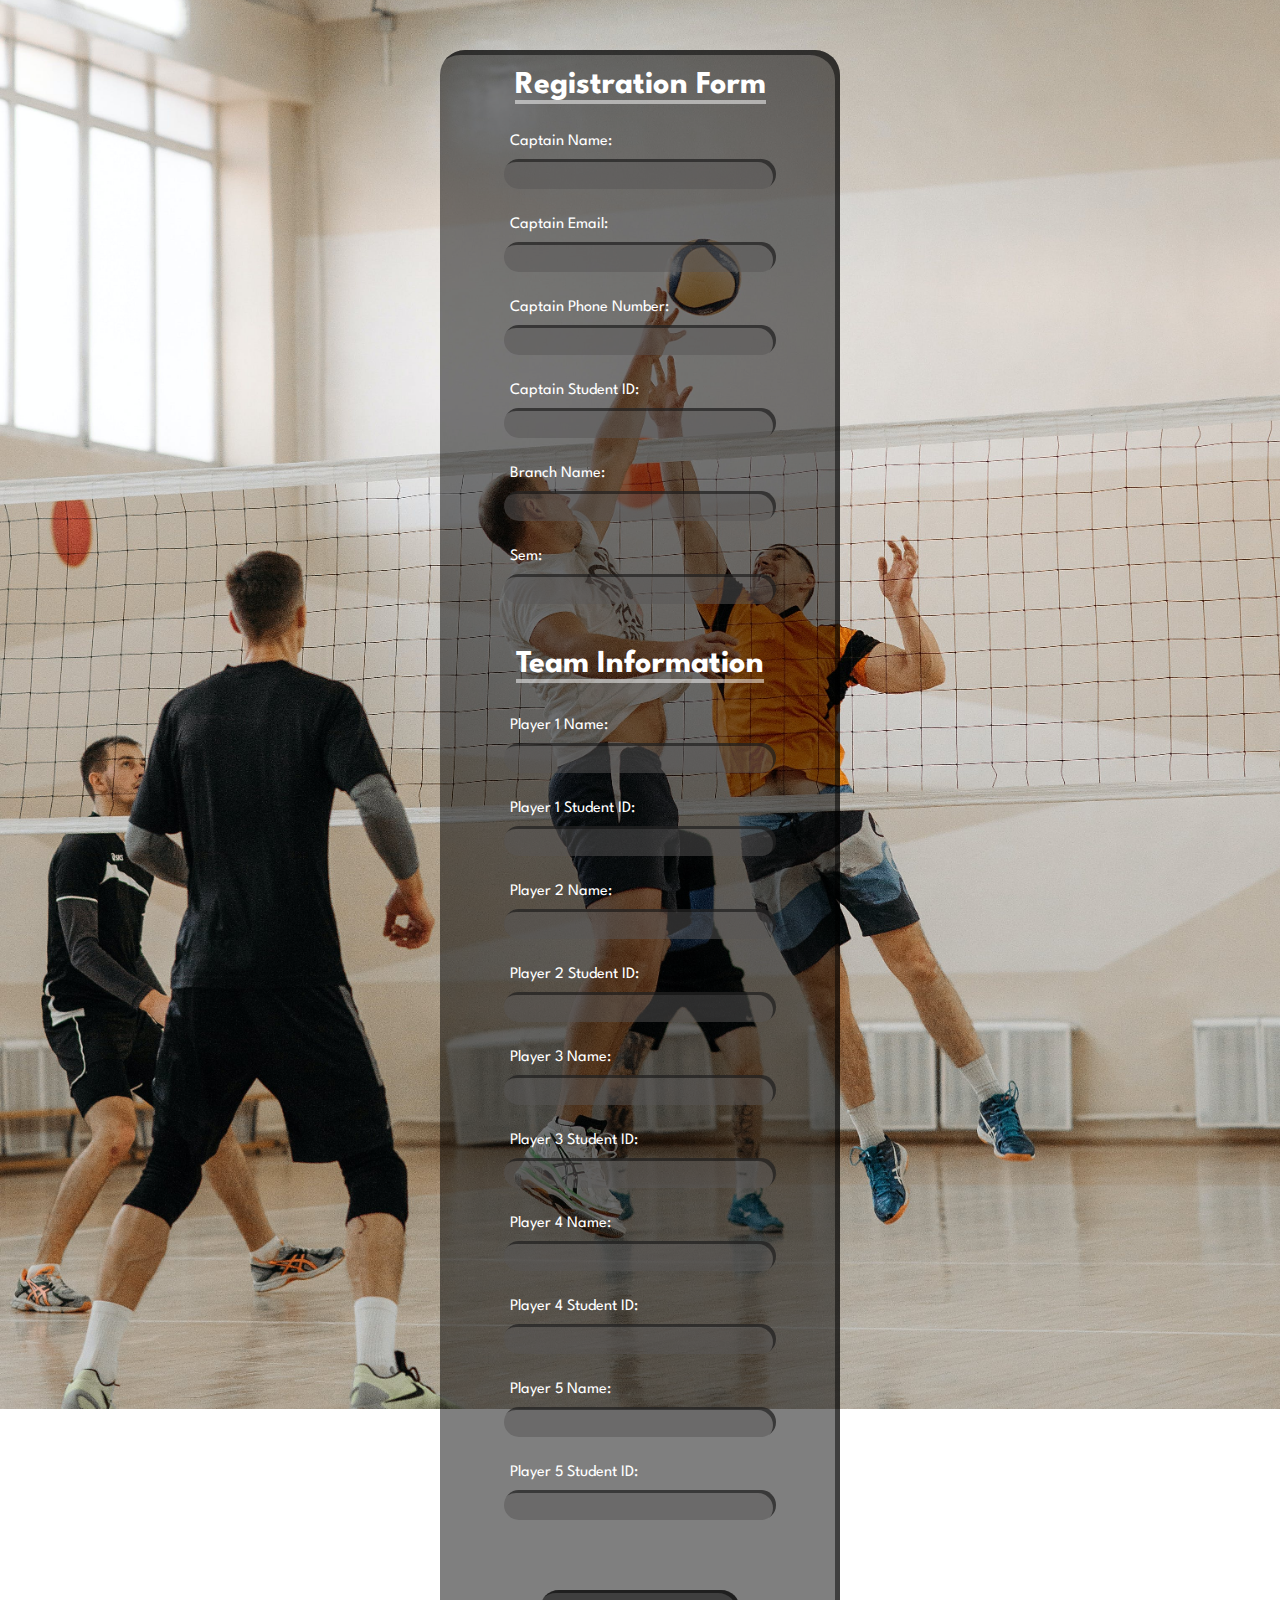
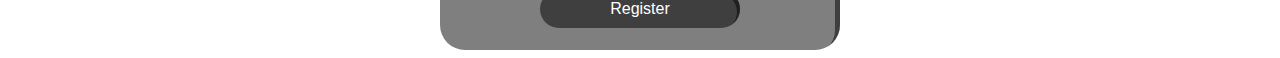
<file: volleyball.html>
<!DOCTYPE html>
<html>
<head>
    <link rel="stylesheet" type="text/css" href="volleyball.css">
    <title>Volleyball Registration</title>
</head>
<body>
    <script>
        function showPopup() {
            alert("Entry Submitted Successfully!");
            document.getElementById("registrationForm").reset(); // Clear form fields
        }
    </script>
    <form action="http://localhost/TournaMAXfinal/volleyball_submit.php" method="post" onsubmit="showPopup()">
        <h1>Registration Form</h1>
        <label for="captainName">Captain Name:</label><br>
        <input type="text" id="captainName" name="captainName" required><br>
        <label for="captainEmail">Captain Email:</label><br>
        <input type="email" id="captainEmail" name="captainEmail" required><br>
        <label for="captainPhone">Captain Phone Number:</label><br>
        <input type="tel" id="captainPhone" name="captainPhone" required><br>
        <label for="Captainid">Captain Student ID:</label><br>
        <input type="text" id="captainID" name="captainID" required><br>
        <label for="branch">Branch Name:</label><br>
        <input type="text" id="branch" name="branch" required><br>
        <label for="sem">Sem:</label><br>
        <input type="number" id="sem" name="sem" min="1" max="8" required><br>
        <h2>Team Information</h2>
        <label for="playerName1">Player 1 Name:</label><br>
        <input type="text" id="playerName1" name="playerName1"><br>
        <label for="studentID1">Player 1 Student ID:</label><br>
        <input type="text" id="studentID1" name="studentID1"><br>
        <label for="playerName2">Player 2 Name:</label><br>
        <input type="text" id="playerName2" name="playerName2"><br>
        <label for="studentID2">Player 2 Student ID:</label><br>
        <input type="text" id="studentID2" name="studentID2"><br>
        <label for="playerName3">Player 3 Name:</label><br>
        <input type="text" id="playerName3" name="playerName3"><br>
        <label for="studentID3">Player 3 Student ID:</label><br>
        <input type="text" id="studentID3" name="studentID3"><br>
        <label for="playerName3">Player 4 Name:</label><br>
        <input type="text" id="playerName4" name="playerName3"><br>
        <label for="studentID3">Player 4 Student ID:</label><br>
        <input type="text" id="studentID4" name="studentID3"><br>
        <label for="playerName3">Player 5 Name:</label><br>
        <input type="text" id="playerName5" name="playerName3"><br>
        <label for="studentID3">Player 5 Student ID:</label><br>
        <input type="text" id="studentID5" name="studentID3"><br>
        <input type="submit" class="submit" value="Register">
    </form>
</body>
</html>
</file>
<file: style.css>
@import url('https://fonts.googleapis.com/css2?family=League+Spartan:wght@100..900&display=swap');
@import url('https://fonts.googleapis.com/css2?family=DM+Sans:ital,opsz,wght@0,9..40,100..1000;1,9..40,100..1000&family=League+Spartan:wght@100..900&display=swap');
@import url('https://fonts.googleapis.com/css2?family=Barlow:ital,wght@0,100;0,200;0,300;0,400;0,500;0,600;0,700;0,800;0,900;1,100;1,200;1,300;1,400;1,500;1,600;1,700;1,800;1,900&display=swap');
*{
    margin: 0;
    padding: 0;
    box-sizing: border-box;
    font-family: "Barlow",sans-serif;
    font-weight: 500;
}
body{
    width: 100%;
}
h1{
    font-size: 50px;
    line-height: 64px;
    color: #222;
}
h2{
    font-size: 46px;
    line-height: 54px;
    color: #222;
}
h3{
    font-size: 20px;
    color: #222;
}
h6{
    font-weight: 700;
    font-size: 12px;
}
.section-p1{
    padding: 40px 80px;
}
.section-m1{
    margin: 40px 0;
}
/* header */
#header{
    height: 90px;
    display: flex;
    align-items: center;
    justify-content: space-between;
    padding: 20px 20px;
    background: #d9ebf3;
    box-shadow: 0 5px 15px rgb(186, 208, 222);
    z-index: 999;
    position: sticky;
    top: 0;
    left: 0;
}
#header .logo{
    height: 60px;   
}
#navbar{
    display: flex;
    align-items: center;
    justify-content: center;
}
#navbar li{
    list-style: none;
    padding: 0 20px;
    position: relative;
}
#navbar li a{
    text-decoration: none;
    font-size: 16px;
    color: #515252;
    transition: 0.3s ease;
}
#navbar li a:hover,
#navbar li a.active{
    color: #088178;
}
#navbar li a.active::after,
#navbar li a:hover::after{
    content: "";
    width: 30%;
    height: 2px;
    background: #088178;
    position: absolute;
    bottom: -4px;
    left: 20px;
    transition: 0.5s;
}

/* home page */
#hero{
    background-image: url("heroimg.png");
    box-sizing: border-box;
    height: 89vh;
    width: 100%;
    background-position: top 90% right 0;
    background-size: cover;
    padding: 0 80px;
    display: flex;
    align-items: flex-start;
    justify-content: center;
    flex-direction: column;
}
#hero h2{
    padding-bottom: -5px;
    color: #383939;
}
#hero h1{
    color: #088178;
}
#hero p{
    color:#515252;
    padding-bottom: 15px;
    font-size: 16px;
}
#hero button{
    font-family: "DM Sans", sans-serif;
    background-image: url("button.png");
    background-color: transparent;
    color: #088178;
    border: 0;
    padding: 14px 80px 14px 65px;
    background-repeat: no-repeat;
    cursor: pointer;
    font-weight: 700;
    font-size: 15px;   
}
#hero button:hover{
    opacity: 80%;
}

/* games*/
#games{
    text-align: center;
    position: relative;
}
#games h2{
    padding-bottom: 20px;
}
#games h2::after{
    content: '';
    background: rgb(238, 79, 126);
    width: 70px;
    height: 5px;
    border-radius: 5px;
    position: absolute;
    bottom: 83%;
    left: 50%;
    transform: translateX(-50%);
}
#games .g-container{
    display: flex;
    justify-content: space-between;
    padding-top: 20px;
    flex-wrap: wrap;
}
#games .game{
    width: 23%;
    min-width: 250px;
    padding: 10px 12px;
    border: 1px solid #cce7d0;
    border-radius: 25px;
    cursor: pointer;
    box-shadow: 20px 20px 30px rgba(0,0,0,0.05);
    margin: 15px 0;
    transition: 0.2s ease;
}
#games .game:hover{
    box-shadow: 20px 20px 30px rgba(0,0,0,0.1);  
    transform: translateY(-6px);
}
#games .game img{
    width: 100%;
    border: 2px solid #cce7d0;
    border-radius: 20px;
}
#games .game .des{
    text-align: start;
    padding: 10px 0;
}
#games .game h3{
    font-weight: 600;
    font-size: 25px;
    color: #383939;
    padding-bottom: 6px;
}
#games .game .org a{
    text-decoration: none;
    color:#088178;
}
#games .game .org{
    border: 1px solid #cce7d0;
    background-color: #e8f6d0;
    width: 85px;
    text-align: center;
    height: 30px;
    border-radius: 20px;
    cursor: pointer;
    transition: 0.4 ease;
}
#games .game .org:hover{
    opacity: 80%;
    box-shadow: 5px 5px 5px rgba(0,0,0,0.05);
}
/* sports */
#sports{
    text-align: center;
    position: relative;
}
#sports h2{
    padding-bottom: 20px;
}
#sports h2::after{
    content: '';
    background: rgb(238, 79, 126);
    width: 70px;
    height: 5px;
    border-radius: 5px;
    position: absolute;
    bottom: 83%;
    left: 50%;
    transform: translateX(-50%);
}
#sports .sp-container{
    display: flex;
    justify-content: space-between;
    padding-top: 20px;
    flex-wrap: wrap;
}
#sports .sport{
    width: 23%;
    min-width: 250px;
    padding: 10px 12px;
    border: 1px solid #cce7d0;
    border-radius: 25px;
    cursor: pointer;
    box-shadow: 20px 20px 30px rgba(0,0,0,0.05);
    margin: 15px 0;
    transition: 0.2s ease;
}
#sports .sport:hover{
    box-shadow: 20px 20px 30px rgba(0,0,0,0.1);  
    transform: translateY(-6px);
}
#sports .sport img{
    width: 100%;
    border: 2px solid #cce7d0;
    border-radius: 20px;
}
#sports .sport .des{
    text-align: start;
    padding: 10px 0;
}
#sports .sport h3{
    font-weight: 6da00;
    font-size: 25px;
    color: #383939;
    padding-bottom: 6px;
}
#sports .sport .org a{
    text-decoration: none;
    color:#088178;
}
#sports .sport .org{
    border: 1px solid #cce7d0;
    background-color: #e8f6d0;
    width: 85px;
    text-align: center;
    height: 30px;
    border-radius: 20px;
    cursor: pointer;
    transition: 0.4 ease;
}
#sports .sport .org:hover{
    opacity: 80%;
    box-shadow: 5px 5px 5px rgba(0,0,0,0.05);
}

/* races */
#races{
    text-align: center;
    position: relative;
}
#races h2{
    padding-bottom: 20px;
}
#races h2::after{
    content: '';
    background: rgb(238, 79, 126);
    width: 70px;
    height: 5px;
    border-radius: 5px;
    position: absolute;
    bottom: 83%;
    left: 50%;
    transform: translateX(-50%);
}
#races .r-container{
    display: flex;
    justify-content: space-between;
    padding-top: 20px;
    flex-wrap: wrap;
}
#races .race{
    width: 23%;
    min-width: 250px;
    padding: 10px 12px;
    border: 1px solid #cce7d0;
    border-radius: 25px;
    cursor: pointer;
    box-shadow: 20px 20px 30px rgba(0,0,0,0.05);
    margin: 15px 0;
    transition: 0.2s ease;
}
#races .race:hover{
    box-shadow: 20px 20px 30px rgba(0,0,0,0.1);  
    transform: translateY(-6px);
}
#races .race img{
    width: 100%;
    border: 2px solid #cce7d0;
    border-radius: 20px;
}
#races .race .des{
    text-align: start;
    padding: 10px 0;
}
#races .race h3{
    font-weight: 6da00;
    font-size: 25px;
    color: #383939;
    padding-bottom: 6px;
}
#races .race .org a{
    text-decoration: none;
    color:#088178;
}
#races .race .org{
    border: 1px solid #cce7d0;
    background-color: #e8f6d0;
    width: 75px;
    text-align: center;
    height: 30px;
    border-radius: 20px;
    cursor: pointer;
    transition: 0.4 ease;
}
#races .race .org:hover{
    opacity: 80%;
    box-shadow: 5px 5px 5px rgba(0,0,0,0.05);
}

/* banner */
#banner {
    position: relative;
    text-align: center;
    background-image: linear-gradient(rgba(14, 23, 55, 0.7), rgba(130, 146, 210, 0.7)), url("banner.jpg");
    background-size: cover;
    background-position: center;
    height: 60vh;
    display: flex;
    justify-content: center;
    align-items: center;
}

.banner-content {
    max-width: 800px;
    color: #fff;
}

#banner h4 {
    font-size: 1.2rem;
    font-weight: 400;
    letter-spacing: 2px;
    margin-bottom: 15px;
}

#banner h2 {
    font-size: 3rem;
    font-weight: 700;
    margin-bottom: 20px;
}

#banner p {
    font-size: 1rem;
    margin-bottom: 30px;
}

#banner button {
    background-color: #4caf50;
    border: none;
    padding: 15px 30px;
    font-size: 1.1rem;
    border-radius: 30px;
    cursor: pointer;
    transition: background-color 0.3s ease;
}
#banner a{
    text-decoration: none;
    color: antiquewhite;
}

#banner button:hover {
    background-color: #388e3c;
}
</file>
<file: ad_access.css>
@import url('https://fonts.googleapis.com/css2?family=League+Spartan:wght@100..900&display=swap');
@import url('https://fonts.googleapis.com/css2?family=DM+Sans:ital,opsz,wght@0,9..40,100..1000;1,9..40,100..1000&family=League+Spartan:wght@100..900&display=swap');
@import url('https://fonts.googleapis.com/css2?family=Barlow:ital,wght@0,100;0,200;0,300;0,400;0,500;0,600;0,700;0,800;0,900;1,100;1,200;1,300;1,400;1,500;1,600;1,700;1,800;1,900&display=swap');
*{
    margin: 0;
    padding: 0;
    box-sizing: border-box;
    font-family: "Barlow",sans-serif;
    font-weight: 500;
}
body{
    width: 100%;
    background: radial-gradient(rgba(168, 198, 222,0.6),#d7dada);
}
.section-p1{
    padding: 40px 80px;
}
h2{
    font-size: 46px;
    line-height: 54px;
    color: #222;
}

/* header */
#header{
    height: 90px;
    display: flex;
    align-items: center;
    justify-content: space-between;
    padding: 20px 20px;
    background: #d9ebf3;
    box-shadow: 0 5px 15px rgb(186, 208, 222);
    z-index: 999;
    position: sticky;
    top: 0;
    left: 0;
}
#header .logo{
    height: 60px;   
}
#navbar{
    display: flex;
    align-items: center;
    justify-content: center;
}
#navbar li{
    list-style: none;
    padding: 0 20px;
    position: relative;
}
#navbar li a{
    text-decoration: none;
    font-size: 16px;
    color: #515252;
    transition: 0.3s ease;
}
#navbar li a:hover,
#navbar li a.active{
    color: #088178;
}
#navbar li a.active::after,
#navbar li a:hover::after{
    content: "";
    width: 30%;
    height: 2px;
    background: #088178;
    position: absolute;
    bottom: -4px;
    left: 20px;
    transition: 0.5s;
}
/* games*/
#games{
    text-align: center;
    position: relative;
}
#games h2{
    padding-bottom: 20px;
}
#games h2::after{
    content: '';
    background: rgb(238, 79, 126);
    width: 80px;
    height: 5px;
    border-radius: 5px;
    position: absolute;
    bottom: 83.5%;
    left: 50%;
    transform: translateX(-50%);
}
#games .g-container{
    display: flex;
    justify-content: space-between;
    padding-top: 20px;
    flex-wrap: wrap;
}
#games .g-container .game .buttons{
    display: flex;
    justify-content: flex-start;
    align-items: baseline;
}
#games .game{
    background: white;
    width: 23%;
    min-width: 250px;
    padding: 10px 12px;
    border: 1px solid #cce7d0;
    border-radius: 25px;
    cursor: pointer;
    box-shadow: 20px 30px 30px rgba(0,0,0,0.08);
    margin: 15px 0;
    transition: 0.2s ease;
}
#games .game:hover{
    box-shadow: 20px 20px 30px rgba(0,0,0,0.1);  
    transform: translateY(-6px);
}
#games .game img{
    width: 100%;
    border: 2px solid #cce7d0;
    border-radius: 20px;
}
#games .game .des{
    text-align: start;
    padding: 10px 0;
}
#games .game h3{
    font-weight: 600;
    font-size: 25px;
    color: #383939;
    padding-bottom: 6px;
}
#games .game .org-winner a,
#games .game .org a
{
    text-decoration: none;
    color:#088178;
    font-size: 15px;
}
#games .game .org-winner,
#games .game .org    {
    margin-left: 2%;
    border: 1px solid #cce7d0;
    background-color: #e8f6d0;
    width: 200px;
    text-align: center;
    height: 30px;
    border-radius: 20px;
    cursor: pointer;
    transition: 0.4 ease;
}
#games .game .org:hover,
#games .game .org-winner:hover{
    opacity: 80%;
    box-shadow: 5px 5px 5px rgba(0,0,0,0.05);
}
/* sports */
#sports{
    text-align: center;
    position: relative;
}
#sports h2{
    padding-bottom: 20px;
}
#sports h2::after{
    content: '';
    background: rgb(238, 79, 126);
    width: 80px;
    height: 5px;
    border-radius: 5px;
    position: absolute;
    bottom: 83%;
    left: 50%;
    transform: translateX(-50%);
}
#sports .sp-container{
    display: flex;
    justify-content: space-between;
    padding-top: 20px;
    flex-wrap: wrap;
}
#sports .sp-container .sport .buttons{
    display: flex;
    justify-content: flex-start;
    align-items: baseline;
}
#sports .sport{
    background: white;
    width: 23%;
    min-width: 250px;
    padding: 10px 12px;
    border: 1px solid #cce7d0;
    border-radius: 25px;
    cursor: pointer;
    box-shadow: 20px 30px 30px rgba(0,0,0,0.08);
    margin: 15px 0;
    transition: 0.2s ease;
}
#sports .sport:hover{
    box-shadow: 20px 20px 30px rgba(0,0,0,0.1);  
    transform: translateY(-6px);
}
#sports .sport img{
    width: 100%;
    border: 2px solid #cce7d0;
    border-radius: 20px;
}
#sports .sport .des{
    text-align: start;
    padding: 10px 0;
}
#sports .sport h3{
    font-weight: 6da00;
    font-size: 25px;
    color: #383939;
    padding-bottom: 6px;
}
#sports .sport .org-winner a,
#sports .sport .org a
{
    text-decoration: none;
    color:#088178;
    font-size: 15px;
}
#sports .sport .org-winner,
#sports .sport .org{
    margin-left: 2%;
    border: 1px solid #cce7d0;
    background-color: #e8f6d0;
    width: 200px;
    text-align: center;
    height: 30px;
    border-radius: 20px;
    cursor: pointer;
    transition: 0.4 ease;
}
#sports .sport.org:hover,
#sports .sport .org-winner:hover{
    opacity: 80%;
    box-shadow: 5px 5px 5px rgba(0,0,0,0.05);
}
/* races */
#races{
    text-align: center;
    position: relative;
}
#races h2{
    padding-bottom: 20px;
}
#races h2::after{
    content: '';
    background: rgb(238, 79, 126);
    width: 70px;
    height: 5px;
    border-radius: 5px;
    position: absolute;
    bottom: 83%;
    left: 50%;
    transform: translateX(-50%);
}
#races .r-container{
    display: flex;
    justify-content: space-between;
    padding-top: 20px;
    flex-wrap: wrap;
}
#races .r-container .race .buttons{
    display: flex;
    justify-content: flex-start;
    align-items: baseline;
}
#races .race{
    background: white;
    width: 23%;
    min-width: 250px;
    padding: 10px 12px;
    border: 1px solid #cce7d0;
    border-radius: 25px;
    cursor: pointer;
    box-shadow: 20px 30px 30px rgba(0,0,0,0.08);
    margin: 15px 0;
    transition: 0.2s ease;
}
#races .race:hover{
    box-shadow: 20px 20px 30px rgba(0,0,0,0.1);  
    transform: translateY(-6px);
}
#races .race img{
    width: 100%;
    border: 2px solid #cce7d0;
    border-radius: 20px;
}
#races .race .des{
    text-align: start;
    padding: 10px 0;
}
#races .race h3{
    font-weight: 6da00;
    font-size: 25px;
    color: #383939;
    padding-bottom: 6px;
}
#races .race .org-winner a,
#races .race .org a
{
    text-decoration: none;
    color:#088178;
    font-size: 15px;
}
#races .race .org-winner,
#races .race .org{
    margin-left: 2%;
    border: 1px solid #cce7d0;
    background-color: #e8f6d0;
    width: 200px;
    text-align: center;
    height: 30px;
    border-radius: 20px;
    cursor: pointer;
    transition: 0.4 ease;
}

#races .race .org:hover,
#races .race .org-winner:hover{
    opacity: 80%;
    box-shadow: 5px 5px 5px rgba(0,0,0,0.05);
}
</file>
<file: ad_login.css>
@import url('https://fonts.googleapis.com/css2?family=Barlow:ital,wght@0,100;0,200;0,300;0,400;0,500;0,600;0,700;0,800;0,900;1,100;1,200;1,300;1,400;1,500;1,600;1,700;1,800;1,900&display=swap');
*{
margin: 0;
padding: 0;
font-family: "Barlow",sans-serif; /* Classic font */
box-sizing : border-box;
font-weight: 500;
}

/* header */
#header{
    height: 90px;
    display: flex;
    align-items: center;
    justify-content: space-between;
    padding: 20px 20px;
    background: #d9ebf3;
    box-shadow: 0 5px 15px rgb(186, 208, 222);
    z-index: 999;
    position: sticky;
    top: 0;
    left: 0;
}
#header .logo{
    height: 60px;   
}
#navbar{
    display: flex;
    align-items: center;
    justify-content: center;

}
#navbar li{
    list-style: none;
    padding: 0 20px;
    position: relative;
}
#navbar li a{
    text-decoration: none;
    font-size: 16px;
    color: #515252;
    transition: 0.3s ease;
}
#navbar li a:hover,
#navbar li a.active{
    color: #088178;
}
#navbar li a.active::after,
#navbar li a:hover::after{
    content: "";
    width: 30%;
    height: 2px;
    background: #088178;
    position: absolute;
    bottom: -4px;
    left: 20px;
    transition: 0.5s;
}
.container{
    margin-top: -20px;
    width: 100%;
    height: 95vh;
    background-image: linear-gradient(rgba(0,0,0,0), rgba(0,0,0,0.8)), url(ad_login-bkg.jpg);
    background-position: center;
    background-size: cover;
    position: relative;
}
.form-box{
    width: 90%;
    max-width: 450px;
    position: absolute;
    top: 50%;
    left: 50%;
    transform: translate(-50%,-50%);
    background: #ffffff;
    padding: 50px 60px 70px;
    text-align: center;
    border-radius: 8px;
    box-shadow: 0 0 10px rgba(0, 0, 0, 0.5);
}
.form-box h1{
    font-size: 30px;
    margin-bottom: 60px;
    color: #3ce0a0;
    position: relative;
}
.form-box h1::after{
    content: '';
    width: 50px;
    height: 4px;
    border-radius: 3px;
    background: #3000a0;
    position: absolute;
    bottom: -12px;
    left: 50%;
    transform: translateX(-50%);
}
.input-group{
    margin-bottom: -45px;
}
.input-field{
    background: #eaeaea;
    margin: 15px 0;
    border-radius: 3px;
    display: flex;
    align-items: center;
    max-height:65px;
    transition: max-height 0.5s;
    overflow:hidden;
}
input{
    width: 100%;
    background: transparent;
    border: 0;
    outline: 0;
    padding: 18px 15px;
}
input[type="submit"] {
    margin-top: 20px;
    padding: 10px;
    background-color: #765bd7;
    color: white;
    border: none;
    cursor: pointer;
    border-radius: 12px;
}
.btn-field{
    width: 100%;
    display: flex;
    justify-content: center;
    align-items: center;
}
input[type="submit"]:hover{
    opacity: 0.8;
}
.input-group{
    height:250px;
}
</file>
<file: chess.css>
@import url('https://fonts.googleapis.com/css2?family=League+Spartan:wght@100..900&display=swap');
body{
    background: linear-gradient(rgba(138, 135, 135, 0.5),rgba(0,0,0,0)), url('chess1.jpg') no-repeat center center/cover;
    background-attachment: fixed;
    font-family: "League Spartan",sans-serif;
    
}
form{
display: flex;
flex-direction: column;
height: 780px;
width: 400px;
align-items: center;
margin: auto;
margin-top: 50px;
background-color: rgba(69, 64, 64, 0.5);
box-shadow: inset -5px 5px rgba(1, 1, 1, 0.5);
border-radius: 25px;
filter: blur();
}
form h1{
color: white;
font-size: 2rem;
border-bottom: 4px solid rgba(255, 255, 255, 0.5);
margin:"50px";
}
input{
    padding: 6px;
    margin: 5px;
    width: 65%;
    border: none;
    outline: none;
    border-radius: 20px;
    background-color: rgba(88, 86, 86, 0.5);
    box-shadow: inset -3px 3px rgba(8, 8, 8, 0.5);
    color: white;
    font-size: 1rem;
}
label{
    padding: 8px;
    margin-top: 0px;
    margin-bottom: -18px;
    width: 65%;
    border: none;
    outline: none;
    color: white;
    font-size: 1rem;
 }
.submit{
padding: 10px 20px;
margin-top: 50px;
width: 50%;
background-color: rgba(79, 74, 74, 0.5);
box-shadow: inset -3px 3px rgba(0, 0, 0, 0.5);
color: white;
border: none;
cursor:pointer;
outline: none;
border-radius: 20px;
font-size: 1rem;
}
.submit:hover{
    
    background-color: white;
    color:black;
}
::placeholder{
    color: white;
    opacity: 0.7;
}
</file>
<file: chess_entry.css>
@import url('https://fonts.googleapis.com/css2?family=League+Spartan:wght@100..900&display=swap');
@import url('https://fonts.googleapis.com/css2?family=DM+Sans:ital,opsz,wght@0,9..40,100..1000;1,9..40,100..1000&family=League+Spartan:wght@100..900&display=swap');
@import url('https://fonts.googleapis.com/css2?family=Barlow:ital,wght@0,100;0,200;0,300;0,400;0,500;0,600;0,700;0,800;0,900;1,100;1,200;1,300;1,400;1,500;1,600;1,700;1,800;1,900&display=swap');
*{
    margin: 0;
    padding: 0;
    box-sizing: border-box;
    font-family: "Barlow",sans-serif;
    font-weight: 500;
}
#body{
    width: 100%;
} 

/* header */
#header{
    height: 90px;
    display: flex;
    align-items: center;
    justify-content: space-between;
    padding: 20px 20px;
    background: #d9ebf3;
    box-shadow: 0 2px 15px rgb(186, 208, 222);
    z-index: 999;
    position: sticky;
    top: 0;
    left: 0;
}
#header .logo{
    height: 60px;   
}
#navbar{
    display: flex;
    align-items: center;
    justify-content: center;
}
#navbar li{
    list-style: none;
    padding: 0 20px;
    position: relative;
}
#navbar li a{
    text-decoration: none;
    font-size: 16px;
    color: #515252;
    transition: 0.3s ease;
}
#navbar li a:hover,
#navbar li a.active{
    color: #088178;
}
#navbar li a.active::after,
#navbar li a:hover::after{
    content: "";
    width: 30%;
    height: 2px;
    background: #088178;
    position: absolute;
    bottom: -4px;
    left: 20px;
    transition: 0.5s;
}

/* INFO */
#info{
    background:linear-gradient(rgba(0,0,0,1),rgba(255,255,255,0)), url("chess_bkg.jpg");
    box-sizing: border-box;
    height: 100vh;
    width: 100%;
    background-position: top 90% right 0;
    background-size: cover;
    padding: 0 80px;
    display: flex;
    align-items: flex-start;
    justify-content: center;
    flex-direction: column;
}
#info .chess{
    display: flex;
    align-items: center;
    justify-content: center;
    margin-left: 44%;
    margin-top: -60px;
}
#info .chess h1{
    font-size: 50px;
    font-family: "DM Sans",sans-serif;
    color:#b7f1bf;

}
#info .chess h1::after{
    content: '';
    background: #d9ebf3;
    width: 90px;
    height: 3px;
    border-radius: 5px;
    position: absolute;
    bottom: 75%;
    left: 50%;
    transform: translateX(-50%);
}
#info h2{
    color:#b7f1bf;
    font-size: 30px;
    margin-bottom: 15px;
}
#info span{
    color: #4c6e6c;
}
#info .rules{
    list-style: none;
    display: inline-block;
    margin:10px 15px;
    position: relative;
}  
#info .rules li{
    font-size: 18px;
    margin: 18px -10px;
    color: rgb(220, 247, 247);
}

/* displayer */
.slideshow li{
    opacity: 0;
    transform: translateX(-20px);
    animation: slide-in 0.5s forwards;
}

@keyframes slide-in {
    0% { opacity: 0; transform: translateX(-20px); }
    100% { opacity: 1; transform: translateX(0); }
}
.slideshow li:nth-child(1) { animation-delay: 0.1s; }
.slideshow li:nth-child(2) { animation-delay: 0.2s; }
.slideshow li:nth-child(3) { animation-delay: 0.3s; }
.slideshow li:nth-child(4) { animation-delay: 0.4s; }
.slideshow li:nth-child(5) { animation-delay: 0.5s; }
.slideshow li:nth-child(6) { animation-delay: 0.6s; }
.slideshow li:nth-child(7) { animation-delay: 0.7s; }
.slideshow li:nth-child(8) { animation-delay: 0.8s; }
.slideshow li:nth-child(9) { animation-delay: 0.9s; }
.slideshow li:nth-child(10) { animation-delay: 1s; }
.slideshow li:nth-child(11) { animation-delay: 1.1s; }

#reg {
    display: flex;
    justify-content: flex-start;
    align-items: center;
}
#reg h4{
    font-size: 18px;
    color: whitesmoke;
}
#reg a{
    text-decoration: none;
    color:#088178;
}
#reg button{
    margin-left: 55px; 
    border: 1px solid #cce7d0;
    background-color: #ecf6db;
    width: 90px;
    text-align: center;
    height: 30px;
    border-radius: 20px;
    cursor: pointer;
    transition: 0.4 ease;
}
#reg button:hover{
    opacity: 80%;
    box-shadow: 5px 5px 5px rgba(0,0,0,0.05);
}
#reg input{
    text-decoration: none;
    color:#088178;
    margin-left: 55px; 
    border: 1px solid #cce7d0;
    background-color: #ecf6db;
    width: 90px;
    text-align: center;
    height: 30px;
    border-radius: 20px;
    cursor: pointer;
    transition: 0.4 ease;
}
#reg input:hover{
    opacity: 80%;
    box-shadow: 5px 5px 5px rgba(0,0,0,0.05);
}
</file>
<file: chessl.css>
@import url('https://fonts.googleapis.com/css2?family=Barlow:ital,wght@0,100;0,200;0,300;0,400;0,500;0,600;0,700;0,800;0,900;1,100;1,200;1,300;1,400;1,500;1,600;1,700;1,800;1,900&display=swap');

* {
    margin: 0;
    padding: 0;
    box-sizing: border-box;
    font-family: "Barlow", sans-serif;
    font-weight: 500;
}

body {
    width: 100%;
    margin: 0; 
}

.a {
    background: linear-gradient(rgba(104, 104, 235, 0.8), rgba(0, 0, 0, 0.8)), url("chessl-bkg.jpg");
    background-size: cover;
    height: 100vh; 
    display: flex;
    justify-content: center;
    align-items: center;
}
.cont {
    text-align: center; 
}
.b{
    background: rgb(237, 233, 233);
    opacity: 0.8;
    box-shadow: 5px 5px 5px rgba(255,255,255,0.1);
    background: none;
    height: 130px;
    width: 500px;
}
.a .b h2{
    font-size: 22px;
    padding: 20px 4px;
    color: #cce
}
.a .b input[type="submit"]{
    color:rgb(92, 57, 125);
    font-weight: bold;
    border: 1px solid rgb(169, 236, 199);
    background: rgb(222, 241, 219);
    border-radius: 12px;
    height: 25px;
    width: 180px;
    box-shadow: 5px 5px 5px rgba(0, 0, 0, 0.4);
}
</file>
<file: chessw.css>
@import url('https://fonts.googleapis.com/css2?family=Barlow:ital,wght@0,100;0,200;0,300;0,400;0,500;0,600;0,700;0,800;0,900;1,100;1,200;1,300;1,400;1,500;1,600;1,700;1,800;1,900&display=swap');

*{
  margin: 0;
  padding: 0;
  box-sizing: border-box;
  font-family: "Barlow", sans-serif;
  font-weight: 500;
}

body{
  width: 100%;
  margin: 0; 
}

.a{
  background: linear-gradient(rgba(104, 104, 235, 0.8), rgba(0, 0, 0, 0.8)), url("chessl-bkg.jpg");
  background-size: cover;
  height: 100vh; 
  display: flex;
  justify-content: center;
  align-items: center;
}
.cont{
  text-align: center; 
}
.b{
  background: rgb(237, 233, 233);
  opacity: 0.8;
  box-shadow: 5px 5px 5px rgba(255,255,255,0.1);
  background: none;
  height: 245px;
  width: 500px;
}
.a .b h2{
  font-size: 22px;
  padding: 20px 4px;
  color: #cce
}
.a .b input{
  width: 250px;
  height: 30px;
  border-radius: 5px;
  border: 1px solid rgba(104, 104, 235, 0.8);
  background-color: rgb(244, 250, 222);
  margin: 10px 5px;
}
.a .b input[type="submit"]{
  color:rgb(92, 57, 125);
  font-weight: bold;
  border: 1px solid rgb(169, 236, 199);
  background: rgb(222, 241, 219);
  border-radius: 12px;
  height: 25px;
  width: 80px;
  box-shadow: 5px 5px 5px rgba(0, 0, 0, 0.4);
}
</file>
<file: contact.css>
@import url('https://fonts.googleapis.com/css2?family=League+Spartan:wght@100..900&display=swap');
@import url('https://fonts.googleapis.com/css2?family=DM+Sans:ital,opsz,wght@0,9..40,100..1000;1,9..40,100..1000&family=League+Spartan:wght@100..900&display=swap');
@import url('https://fonts.googleapis.com/css2?family=Barlow:ital,wght@0,100;0,200;0,300;0,400;0,500;0,600;0,700;0,800;0,900;1,100;1,200;1,300;1,400;1,500;1,600;1,700;1,800;1,900&display=swap');
*{
    margin: 0;
    padding: 0;
    box-sizing: border-box;
    font-family: "Barlow",sans-serif;
    font-weight: 500;
}
body{
    width: 100%;
}

/* header */
#header{
    height: 90px;
    display: flex;
    align-items: center;
    justify-content: space-between;
    padding: 20px 20px;
    background: #d9ebf3;
    box-shadow: 0 5px 15px rgb(186, 208, 222);
    z-index: 999;
    position: sticky;
    top: 0;
    left: 0;
}
#header .logo{
    height: 60px;   
}
#navbar{
    display: flex;
    align-items: center;
    justify-content: center;
}
#navbar li{
    list-style: none;
    padding: 0 20px;
    position: relative;
}
#navbar li a{
    text-decoration: none;
    font-size: 16px;
    color: #515252;
    transition: 0.3s ease;
}
#navbar li a:hover,
#navbar li a.active{
    color: #088178;
}
#navbar li a.active::after,
#navbar li a:hover::after{
    content: "";
    width: 30%;
    height: 2px;
    background: #088178;
    position: absolute;
    bottom: -4px;
    left: 20px;
    transition: 0.5s;
}


.container{
	margin-top: 20px;
	position: relative;
	width: 100%;
	height: 100%;
	display: flex;
	justify-content: center;
	align-items: center;
	padding: 20px 100px;
}

.container:after{
	content: '';
	position: absolute;
	width: 100%;
	height: 100%;
	left: 0;
	top: 0;
	background-size: cover;
	filter: blur(50px);
	z-index: -1;
}
.contact-box{
	max-width: 850px;
	/* display: grid; */
	/* grid-template-columns: repeat(2, 1fr); */
	/* grid-auto-rows: minmax(100px,200px); */
	justify-content: center;
	align-items: center;
	text-align: center;
	/* background-color: #fff; */
	box-shadow: 0px 10px 20px black;
    border-radius: 20px;
    background:linear-gradient(rgb(180, 219, 246,0.8),rgb(187, 235, 234,0.8));
}
.right{
	padding: 25px 40px;
}

.right h2{
	position: relative;
	padding: 0 0 10px;
	margin-bottom: 10px;
    font-weight: 700;
    color: #088178	;
}

.right h2:after{
	content: '';
    position: absolute;
    left: 50%;
    bottom: 0;
    transform: translateX(-50%);
    height: 4px;
    width: 60px;
    border-radius: 2px;
    background-color: rgb(0, 0, 0);
}

.field{
	width: 100%;
	border: 2px solid rgba(0, 0, 0, 0);
	outline: none;
    background-color: rgba(194, 209, 221, 0.6);
	/* background-color: rgba(230, 230, 230, 0.6); */
	padding: 0.5rem 1rem;
	font-size: 1.1rem;
	margin-bottom: 22px;
	transition: .3s;
    color: white;
    border-radius: 20px;
}
.field placeholder-shown{
	color: whitesmoke;
}

.field:hover{
	background-color: #ffffff26;
}

textarea{
	min-height: 150px;
}

.btn{
	width: 100%;
	padding: 0.5rem 1rem;
	background-color:#fff;
	color: rgb(0, 0, 0);
	font-size: 1.1rem;
	border-radius: 25px;
	border: none;
	outline: none;
	cursor: pointer;
	transition: .3s;
}

.btn:hover{
    background-color: wheat;
}
.field:focus{
    border: 2px solid white;
    background-color: rgb(27 26 26 / 60%);
}

/* @media screen and (max-width: 880px){
	.contact-box{
		grid-template-columns: 1fr;
	}
	.left{
		height: 200px;
	}
} */
@media screen and (max-width: 650px){
	.left{
		height: 0px;
	}
	.container{
		padding: 20px 70px;
		min-height: 150vh;
	}
	.contact-box{
		display: flex;
	}
}
@media screen and (max-width: 500px){
	.container{
		padding: 20px 20px;
		min-height: 90vh;
	}
}
</file>
<file: relay.css>
@import url('https://fonts.googleapis.com/css2?family=League+Spartan:wght@100..900&display=swap');
body{
    background: url('relay.jpg') no-repeat center center/cover;
    background-attachment: fixed;
    font-family: "League Spartan",sans-serif;
}
form{
display: flex;
flex-direction: column;
height: 1350px;
width: 400px;
align-items: center;
margin: auto;
margin-top: 50px;
background-color: rgba(0, 0, 0, 0.5);
box-shadow: inset -5px 5px rgba(0, 0, 0, 0.5);
border-radius: 25px;
}
form h1{
color: white;
font-size: 2rem;
border-bottom: 4px solid rgba(255, 255, 255, 0.5);
margin:"50px";
}
form h2{
    color: white;
    font-size: 2rem;
    border-bottom: 4px solid rgba(255, 255, 255, 0.5);
    margin:"50px";
    }
input{
        padding: 6px;
        margin: 5px;
        width: 65%;
        border: none;
        outline: none;
        border-radius: 20px;
        background-color: rgba(88, 86, 86, 0.5);
        box-shadow: inset -3px 3px rgba(8, 8, 8, 0.5);
        color: white;
        font-size: 1rem;
    }
label{
        padding: 8px;
        margin-top: 0px;
        margin-bottom: -10px;
        width: 65%;
        border: none;
        outline: none;
        color: white;
        font-size: 1rem;
     }
.submit{
padding: 10px 20px;
margin-top: 50px;
width: 50%;
background-color: rgba(146, 217, 247, 0.5);
box-shadow: inset -3px 3px rgba(0, 0, 0, 0.5);
color: white;
border: none;
cursor:pointer;
outline: none;
border-radius: 20px;
font-size: 1rem;
}
.submit:hover{
    
    background-color: white;
    color:black;
}
::placeholder{
    color: white;
    opacity: 0.7;
}
</file>
<file: relay_entry.css>
@import url('https://fonts.googleapis.com/css2?family=League+Spartan:wght@100..900&display=swap');
@import url('https://fonts.googleapis.com/css2?family=DM+Sans:ital,opsz,wght@0,9..40,100..1000;1,9..40,100..1000&family=League+Spartan:wght@100..900&display=swap');
@import url('https://fonts.googleapis.com/css2?family=Barlow:ital,wght@0,100;0,200;0,300;0,400;0,500;0,600;0,700;0,800;0,900;1,100;1,200;1,300;1,400;1,500;1,600;1,700;1,800;1,900&display=swap');
*{
    margin: 0;
    padding: 0;
    box-sizing: border-box;
    font-family: "Barlow",sans-serif;
    font-weight: 500;
}
#body{
    width: 100%;
} 

/* header */
#header{
    height: 90px;
    display: flex;
    align-items: center;
    justify-content: space-between;
    padding: 20px 20px;
    background: #d9ebf3;
    box-shadow: 0 2px 15px rgb(186, 208, 222);
    z-index: 999;
    position: sticky;
    top: 0;
    left: 0;
}
#header .logo{
    height: 60px;   
}
#navbar{
    display: flex;
    align-items: center;
    justify-content: center;
}
#navbar li{
    list-style: none;
    padding: 0 20px;
    position: relative;
}
#navbar li a{
    text-decoration: none;
    font-size: 16px;
    color: #515252;
    transition: 0.3s ease;
}
#navbar li a:hover,
#navbar li a.active{
    color: #088178;
}
#navbar li a.active::after,
#navbar li a:hover::after{
    content: "";
    width: 30%;
    height: 2px;
    background: #088178;
    position: absolute;
    bottom: -4px;
    left: 20px;
    transition: 0.5s;
}

/* INFO */
#info{
    background:linear-gradient(rgba(0,0,0,1.3),rgba(255,255,255,0)), url("relay-bkg.jpg");
    box-sizing: border-box;
    height: 100vh;
    width: 100%;
    background-position: top 90% right 0;
    background-size: cover;
    padding: 0 80px;
    display: flex;
    align-items: flex-start;
    justify-content: center;
    flex-direction: column;
}
#info .chess{
    display: flex;
    align-items: center;
    justify-content: center;
    margin-left: 42%;
    margin-top: -60px;
}
#info .chess h1{
    font-size: 50px;
    font-family: "DM Sans",sans-serif;
    color:#b7f1bf;

}
#info .chess h1::after{
    content: '';
    background: #d9ebf3;
    width: 110px;
    height: 3px;
    border-radius: 5px;
    position: absolute;
    bottom: 73.5%;
    left: 47.5%;
    transform: translateX(-50%);
}
#info h2{
    color:#b7f1bf;
    font-size: 30px;
    margin-bottom: 15px;
    margin-top: 10px
}
#info span{
    color: #4c6e6c;
}
#info .rules{
    list-style: none;
    display: inline-block;
    margin:10px 15px;
    position: relative;
}  
#info .rules li{
    font-size: 18px;
    margin: 18px -10px;
    color: rgb(220, 247, 247);
}

/* displayer */
.slideshow li {
    opacity: 0;
    transform: translateX(-20px);
    animation: slide-in 0.5s forwards;
}

@keyframes slide-in {
    0% { opacity: 0; transform: translateX(-20px); }
    100% { opacity: 1; transform: translateX(0); }
}
.slideshow li:nth-child(1) { animation-delay: 0.1s; }
.slideshow li:nth-child(2) { animation-delay: 0.2s; }
.slideshow li:nth-child(3) { animation-delay: 0.3s; }
.slideshow li:nth-child(4) { animation-delay: 0.4s; }
.slideshow li:nth-child(5) { animation-delay: 0.5s; }
.slideshow li:nth-child(6) { animation-delay: 0.6s; }
.slideshow li:nth-child(7) { animation-delay: 0.7s; }
.slideshow li:nth-child(8) { animation-delay: 0.8s; }
.slideshow li:nth-child(9) { animation-delay: 0.9s; }
.slideshow li:nth-child(10) { animation-delay: 1s; }
.slideshow li:nth-child(11) { animation-delay: 1.1s; }

#reg {
    display: flex;
    justify-content: flex-start;
    align-items: center;
}
#reg h4{
    font-size: 18px;
    color: whitesmoke;
}
#reg a{
    text-decoration: none;
    color:#088178;
}
#reg button{
    margin-left: 55px; 
    border: 1px solid #cce7d0;
    background-color: #ecf6db;
    width: 90px;
    text-align: center;
    height: 30px;
    border-radius: 20px;
    cursor: pointer;
    transition: 0.4 ease;
}
#reg button:hover{
    opacity: 80%;
    box-shadow: 5px 5px 5px rgba(0,0,0,0.05);
}
</file>
<file: volley_entry.css>
@import url('https://fonts.googleapis.com/css2?family=League+Spartan:wght@100..900&display=swap');
@import url('https://fonts.googleapis.com/css2?family=DM+Sans:ital,opsz,wght@0,9..40,100..1000;1,9..40,100..1000&family=League+Spartan:wght@100..900&display=swap');
@import url('https://fonts.googleapis.com/css2?family=Barlow:ital,wght@0,100;0,200;0,300;0,400;0,500;0,600;0,700;0,800;0,900;1,100;1,200;1,300;1,400;1,500;1,600;1,700;1,800;1,900&display=swap');
*{
    margin: 0;
    padding: 0;
    box-sizing: border-box;
    font-family: "Barlow",sans-serif;
    font-weight: 500;
}
#body{
    width: 100%;
} 

/* header */
#header{
    height: 90px;
    display: flex;
    align-items: center;
    justify-content: space-between;
    padding: 20px 20px;
    background: #d9ebf3;
    box-shadow: 0 2px 15px rgb(186, 208, 222);
    z-index: 999;
    position: sticky;
    top: 0;
    left: 0;
}
#header .logo{
    height: 60px;   
}
#navbar{
    display: flex;
    align-items: center;
    justify-content: center;
}
#navbar li{
    list-style: none;
    padding: 0 20px;
    position: relative;
}
#navbar li a{
    text-decoration: none;
    font-size: 16px;
    color: #515252;
    transition: 0.3s ease;
}
#navbar li a:hover,
#navbar li a.active{
    color: #088178;
}
#navbar li a.active::after,
#navbar li a:hover::after{
    content: "";
    width: 30%;
    height: 2px;
    background: #088178;
    position: absolute;
    bottom: -4px;
    left: 20px;
    transition: 0.5s;
}

/* INFO */
#info{
    background:linear-gradient(rgba(0,0,0,1.3),rgba(255,255,255,0)), url("volleyball-bkg.jpg");
    box-sizing: border-box;
    height: 100vh;
    width: 100%;
    background-position: top 90% right 0;
    background-size: cover;
    padding: 0 80px;
    display: flex;
    align-items: flex-start;
    justify-content: center;
    flex-direction: column;
}
#info .chess{
    display: flex;
    align-items: center;
    justify-content: center;
    margin-left: 42%;
    margin-top: -60px;
}
#info .chess h1{
    font-size: 50px;
    font-family: "DM Sans",sans-serif;
    color:#b7f1bf;

}
#info .chess h1::after{
    content: '';
    background: #d9ebf3;
    width: 120px;
    height: 3px;
    border-radius: 5px;
    position: absolute;
    bottom: 74%;
    left: 50%;
    transform: translateX(-50%);
}
#info h2{
    color:#b7f1bf;
    font-size: 30px;
    margin-bottom: 15px;
    margin-top: 10px
}
#info span{
    color: #4c6e6c;
}
#info .rules{
    list-style: none;
    display: inline-block;
    margin:10px 15px;
    position: relative;
}  
#info .rules li{
    font-size: 18px;
    margin: 18px -10px;
    color: rgb(220, 247, 247);
}

/* displayer */
.slideshow li {
    opacity: 0;
    transform: translateX(-20px);
    animation: slide-in 0.5s forwards;
}

@keyframes slide-in {
    0% { opacity: 0; transform: translateX(-20px); }
    100% { opacity: 1; transform: translateX(0); }
}
.slideshow li:nth-child(1) { animation-delay: 0.1s; }
.slideshow li:nth-child(2) { animation-delay: 0.2s; }
.slideshow li:nth-child(3) { animation-delay: 0.3s; }
.slideshow li:nth-child(4) { animation-delay: 0.4s; }
.slideshow li:nth-child(5) { animation-delay: 0.5s; }
.slideshow li:nth-child(6) { animation-delay: 0.6s; }
.slideshow li:nth-child(7) { animation-delay: 0.7s; }
.slideshow li:nth-child(8) { animation-delay: 0.8s; }
.slideshow li:nth-child(9) { animation-delay: 0.9s; }
.slideshow li:nth-child(10) { animation-delay: 1s; }
.slideshow li:nth-child(11) { animation-delay: 1.1s;
 }
#reg {
    display: flex;
    justify-content: flex-start;
    align-items: center;
}
#reg h4{
    font-size: 18px;
    color: whitesmoke;
}
#reg a{
    text-decoration: none;
    color:#088178;
}
#reg button{
    margin-left: 55px; 
    border: 1px solid #cce7d0;
    background-color: #ecf6db;
    width: 90px;
    text-align: center;
    height: 30px;
    border-radius: 20px;
    cursor: pointer;
    transition: 0.4 ease;
}
#reg button:hover{
    opacity: 80%;
    box-shadow: 5px 5px 5px rgba(0,0,0,0.05);
}
</file>
<file: volleyball.css>
@import url('https://fonts.googleapis.com/css2?family=League+Spartan:wght@100..900&display=swap');
body{
    background: url('volleyball.jpg') no-repeat center center/cover;
    background-attachment: fixed;
    font-family: "League Spartan",sans-serif;
}
form{
display: flex;
flex-direction: column;
height: 1600px;
width: 400px;
align-items: center;
margin: auto;
margin-top: 50px;
background-color: rgba(0, 0, 0, 0.5);
box-shadow: inset -5px 5px rgba(0, 0, 0, 0.5);
border-radius: 25px;
}
form h1{
color: white;
font-size: 2rem;
border-bottom: 4px solid rgba(255, 255, 255, 0.5);
margin:"50px";
}
form h2{
    color: white;
    font-size: 2rem;
    border-bottom: 4px solid rgba(255, 255, 255, 0.5);
    margin:"50px";
    }
input{
        padding: 6px;
        margin: 5px;
        width: 65%;
        border: none;
        outline: none;
        border-radius: 20px;
        background-color: rgba(88, 86, 86, 0.5);
        box-shadow: inset -3px 3px rgba(8, 8, 8, 0.5);
        color: white;
        font-size: 1rem;
    }
label{
        padding: 8px;
        margin-top: 0px;
        margin-bottom: -18px;
        width: 65%;
        border: none;
        outline: none;
        color: white;
        font-size: 1rem;
     }
.submit{
padding: 10px 20px;
margin-top: 50px;
width: 50%;
background-color: rgba(0, 0, 0, 0.5);
box-shadow: inset -3px 3px rgba(0, 0, 0, 0.5);
color: white;
border: none;
cursor:pointer;
outline: none;
border-radius: 20px;
font-size: 1rem;
}
.submit:hover{
    
    background-color: white;
    color:black;
}
::placeholder{
    color: white;
    opacity: 0.7;
}
</file>
